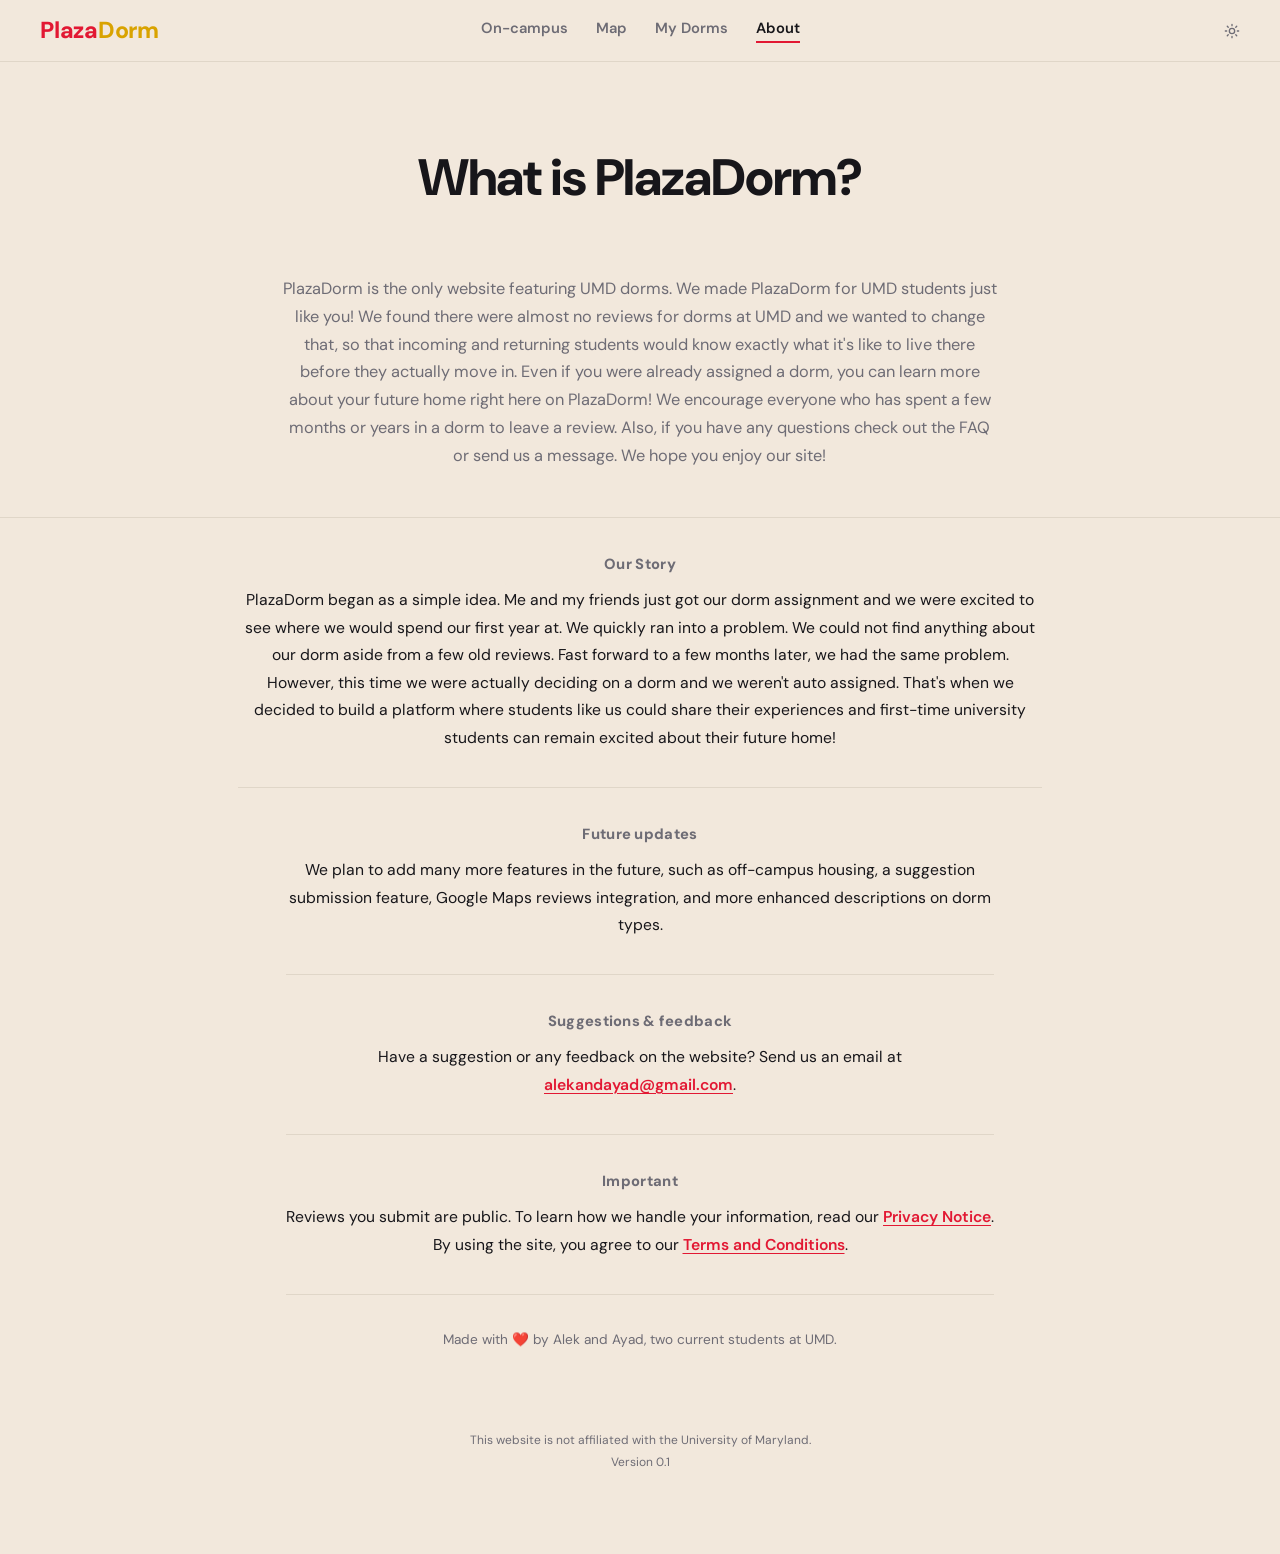
<file: about.html>
<!DOCTYPE html>
<html lang="en">
<head>
<meta charset="UTF-8">
<meta name="viewport" content="width=device-width, initial-scale=1.0">
<title>About PlazaDorm</title>
<link rel="icon" type="image/svg+xml" href="favicon.svg">
<script src="assets/js/theme.js"></script>
<link rel="stylesheet" href="assets/css/chrome.css">
<link rel="stylesheet" href="assets/css/styles.css">
<style>
  /* Matches the index hero: same padding, type scale, and hairline border. */
  .about-hero {
    padding: 88px 48px 48px;
    border-bottom: 1px solid var(--line);
    text-align: center;
  }

  .about-hero h1 {
    font-weight: 800;
    font-size: clamp(2.2rem, 4vw, 3.4rem);
    line-height: 1.08;
    letter-spacing: -0.02em;
    margin: 0 auto 70px;
    max-width: 18em;
  }

  .about-hero h1 .dot { color: var(--red); }

  .about-hero p {
    color: var(--dim);
    font-size: 1.02rem;
    line-height: 1.7;
    margin: 0 auto;
    max-width: 44em;
  }

  .about-body {
    padding: 0 48px 64px;
    max-width: 900px;
    margin: 0 auto;
    text-align: center;
  }

  .about-block {
    padding: 36px 0;
    border-bottom: 1px solid var(--line);
  }

  .about-label {
    display: block;
    font-size: 0.92rem;
    font-weight: 800;
    letter-spacing: 0.02em;
    color: var(--dim);
    margin-bottom: 12px;
  }

  .about-block p {
    color: var(--ink);
    font-size: 0.98rem;
    line-height: 1.75;
    margin: 0 auto;
    max-width: 60em;
  }

  .about-block p + p { margin-top: 12px; }

  .about-block a {
    color: var(--red);
    font-weight: 600;
    text-decoration-thickness: 1px;
    text-underline-offset: 3px;
  }

  .about-footer {
    text-align: center;
    color: var(--dim);
    font-size: 0.85rem;
    padding: 36px 24px 0;
  }

  /* Version tag: centered under the site disclaimer. */
  .site-disclaimer { padding-bottom: 6px; }
  .about-version {
    display: block;
    text-align: center;
    color: var(--dim);
    font-size: 0.75rem;
    padding-bottom: 20px;
  }

  @media (max-width: 768px) {
    .about-hero { padding: 56px 20px 36px; }
    .about-body { padding: 0 20px 48px; }
    .about-block { padding: 28px 0; }
  }
</style>
</head>
<body>

<nav>
  <div class="nav-inner">
    <div class="logo" onclick="location.href='index.html'">Plaza<span>Dorm</span></div>
    <div class="nav-links" id="navLinks">
      <button onclick="location.href='index.html'" data-section="home">On-campus</button>
      <button onclick="location.href='index.html#map'" data-section="map">Map</button>
      <button onclick="location.href='my-dorms.html'">My Dorms</button>
      <button class="active" onclick="location.href='about.html'">About</button>
      <button class="nav-theme-toggle" onclick="toggleTheme()" aria-label="Toggle theme">
        <svg class="icon-sun" width="18" height="18" viewBox="0 0 24 24" fill="none" stroke="currentColor" stroke-width="2" stroke-linecap="round"><circle cx="12" cy="12" r="4"/><path d="M12 2v2M12 20v2M4.93 4.93l1.41 1.41M17.66 17.66l1.41 1.41M2 12h2M20 12h2M4.93 19.07l1.41-1.41M17.66 6.34l1.41-1.41"/></svg>
        <svg class="icon-moon" width="18" height="18" viewBox="0 0 24 24" fill="none" stroke="currentColor" stroke-width="2" stroke-linecap="round" stroke-linejoin="round"><path d="M21 12.79A9 9 0 1 1 11.21 3 7 7 0 0 0 21 12.79z"/></svg>
        <span class="label-light">Light mode</span>
        <span class="label-dark">Dark mode</span>
      </button>
    </div>
    <div class="nav-right">
      <button class="theme-toggle" onclick="toggleTheme()" aria-label="Toggle light mode">
        <svg class="icon-sun" width="16" height="16" viewBox="0 0 24 24" fill="none" stroke="currentColor" stroke-width="2" stroke-linecap="round"><circle cx="12" cy="12" r="4"/><path d="M12 2v2M12 20v2M4.93 4.93l1.41 1.41M17.66 17.66l1.41 1.41M2 12h2M20 12h2M4.93 19.07l1.41-1.41M17.66 6.34l1.41-1.41"/></svg>
        <svg class="icon-moon" width="16" height="16" viewBox="0 0 24 24" fill="none" stroke="currentColor" stroke-width="2" stroke-linecap="round" stroke-linejoin="round"><path d="M21 12.79A9 9 0 1 1 11.21 3 7 7 0 0 0 21 12.79z"/></svg>
      </button>
      <button class="nav-toggle" id="navToggle" aria-label="Toggle menu" onclick="document.body.classList.toggle('nav-open', document.getElementById('navLinks').classList.toggle('open'));this.classList.toggle('open')">
        <span></span><span></span><span></span>
      </button>
    </div>
  </div>
</nav>

<div class="about-hero">
  <h1>What is PlazaDorm?</h1>
  <p>PlazaDorm is the only website featuring UMD dorms. We made PlazaDorm for UMD students just like you! We found there were almost no reviews for dorms at UMD
    and we wanted to change that, so that incoming and returning students would know exactly what it's like to
    live there before they actually move in. Even if you were already assigned a dorm, you can learn more about your
  future home right here on PlazaDorm! We encourage everyone who has spent a few months or years in a dorm to leave a review.
Also, if you have any questions check out the FAQ or send us a message. We hope you enjoy our site!</p>
</div>

<div class="about-body">
  <div class="about-block">
    <span class="about-label">Our Story</span>
    <p>PlazaDorm began as a simple idea. Me and my friends just got our dorm assignment and we were excited to see
      where we would spend our first year at. We quickly ran into a problem. We could not find anything about our dorm 
      aside from a few old reviews. Fast forward to a few months later, we had the same problem. However, this time we were
      actually deciding on a dorm and we weren't auto assigned. That's when we decided to build a platform where students like us could share 
      their experiences and first-time university students can remain excited about their future home! 
    </p>
  </div>

  <div class="about-body">
  <div class="about-block">
    <span class="about-label">Future updates</span>
    <p>We plan to add many more features in the future, such as off-campus housing, a suggestion submission
      feature, Google Maps reviews integration, and more enhanced descriptions on dorm types.</p>
  </div>

  <div class="about-block">
    <span class="about-label">Suggestions &amp; feedback</span>
    <p>Have a suggestion or any feedback on the website? Send us an email at
      <a href="mailto:alekandayad@gmail.com">alekandayad@gmail.com</a>.</p>
  </div>

  <div class="about-block">
    <span class="about-label">Important</span>
    <p>Reviews you submit are public. To learn how we handle your information, read our
      <a href="privacy.html">Privacy Notice</a>. By using the site, you agree to our
      <a href="terms.html">Terms and Conditions</a>.</p>
  </div>

  <footer class="about-footer">
    Made with ❤️ by Alek and Ayad, two current students at UMD.
  </footer>
</div>

<p class="site-disclaimer">This website is not affiliated with the University of Maryland.</p>
<span class="about-version">Version 0.1</span>

</body>
</html>
</file>
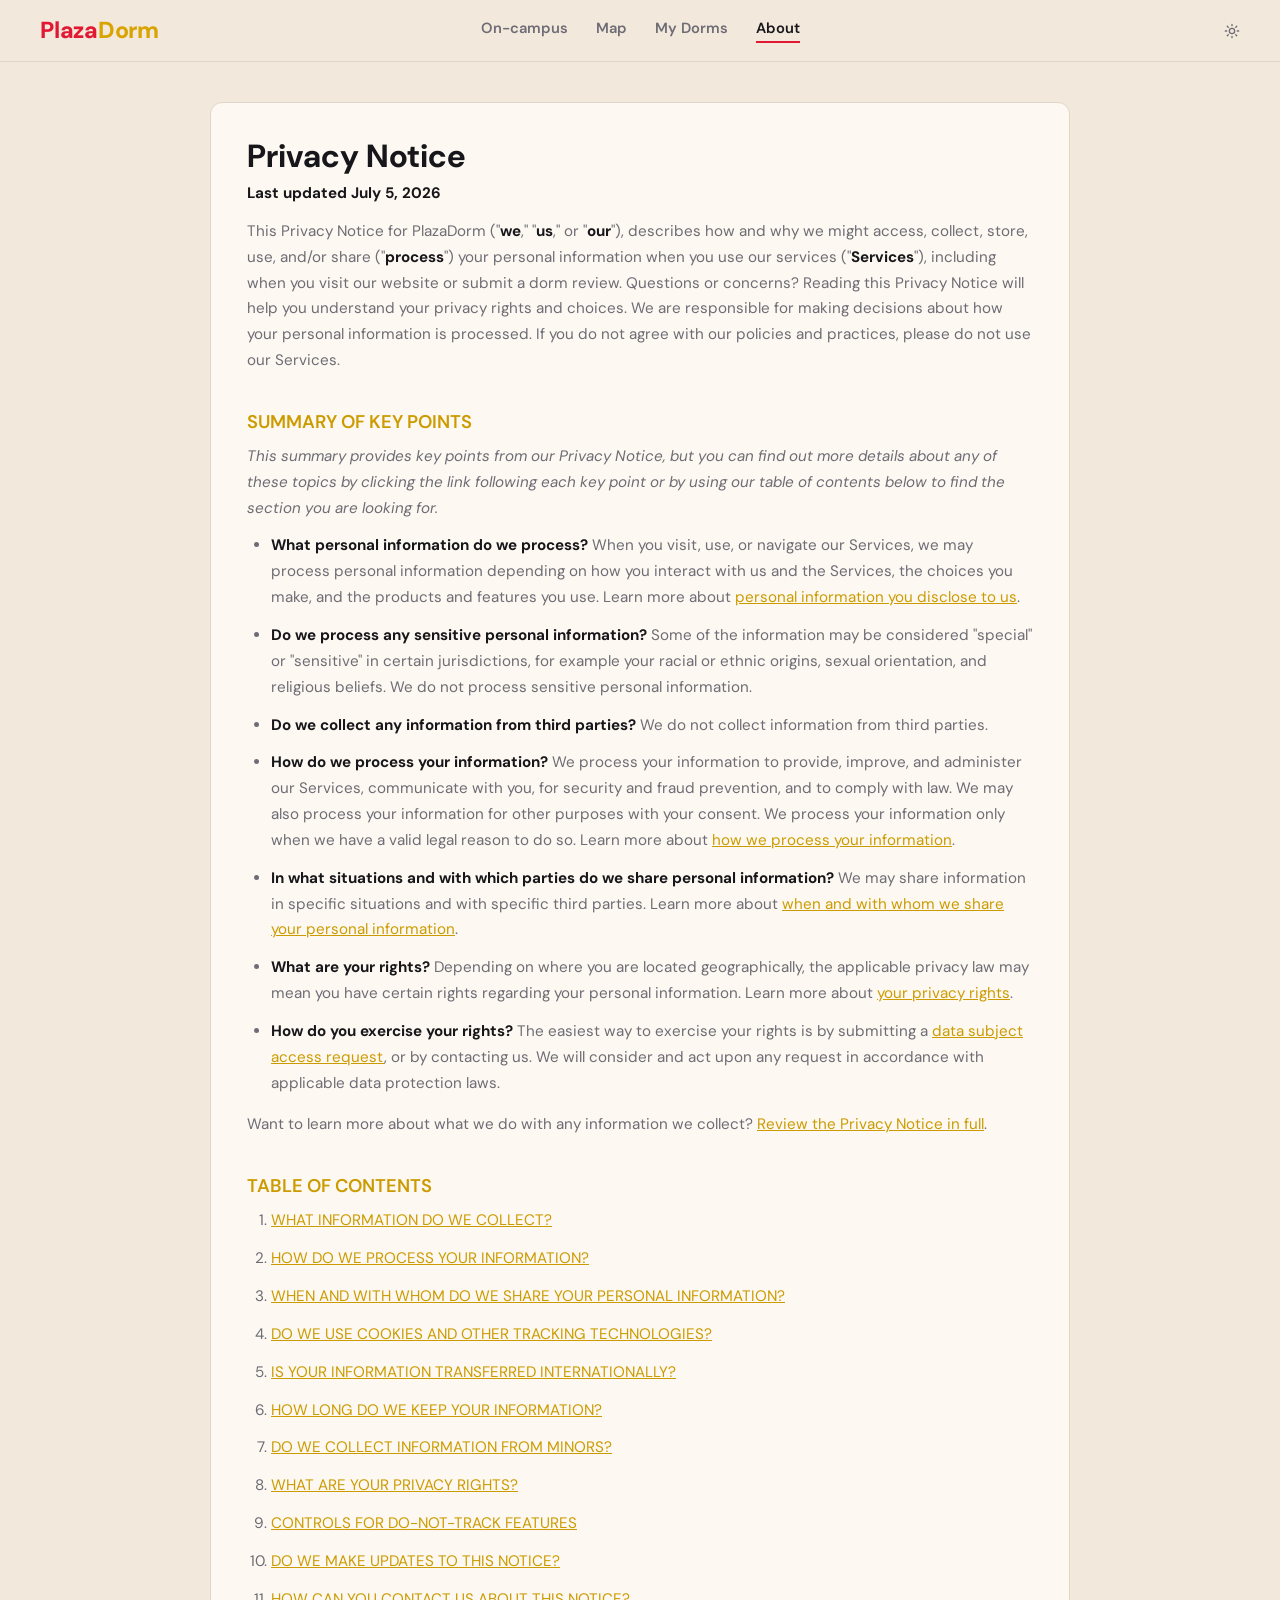
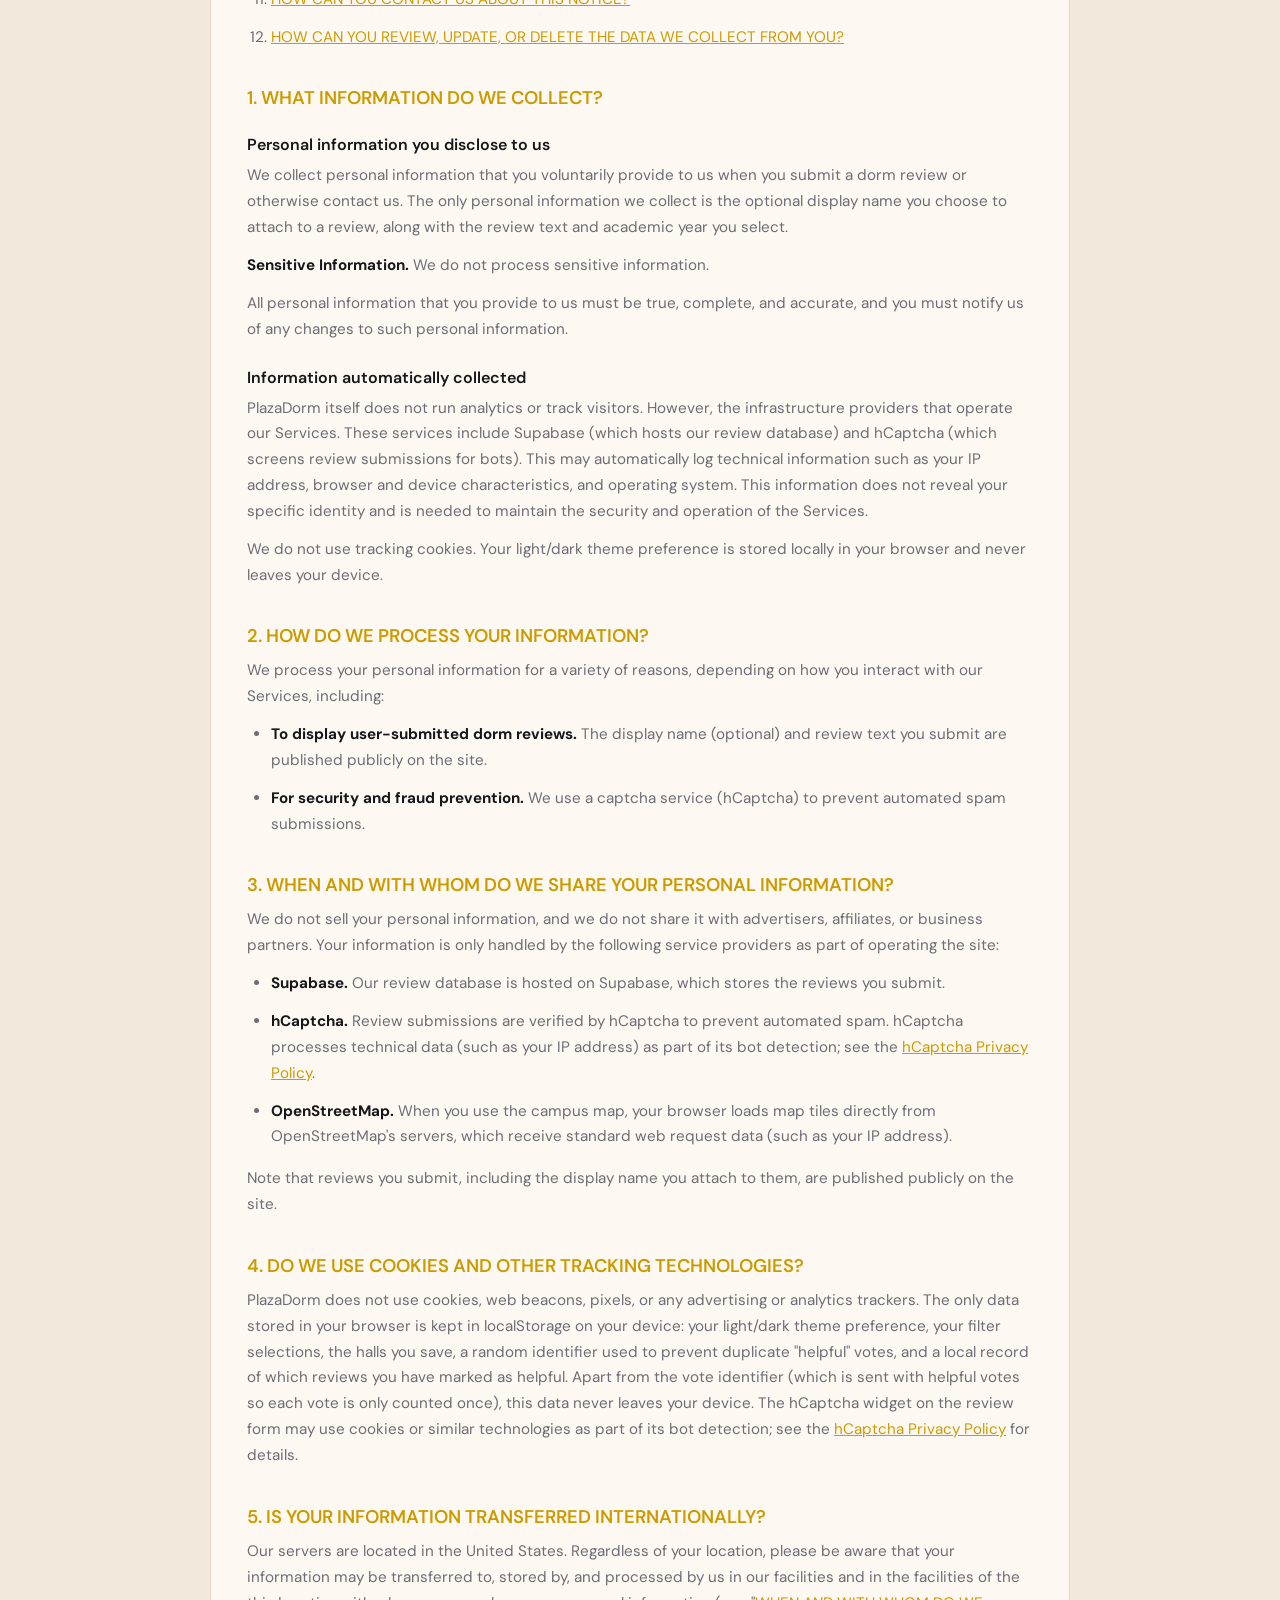
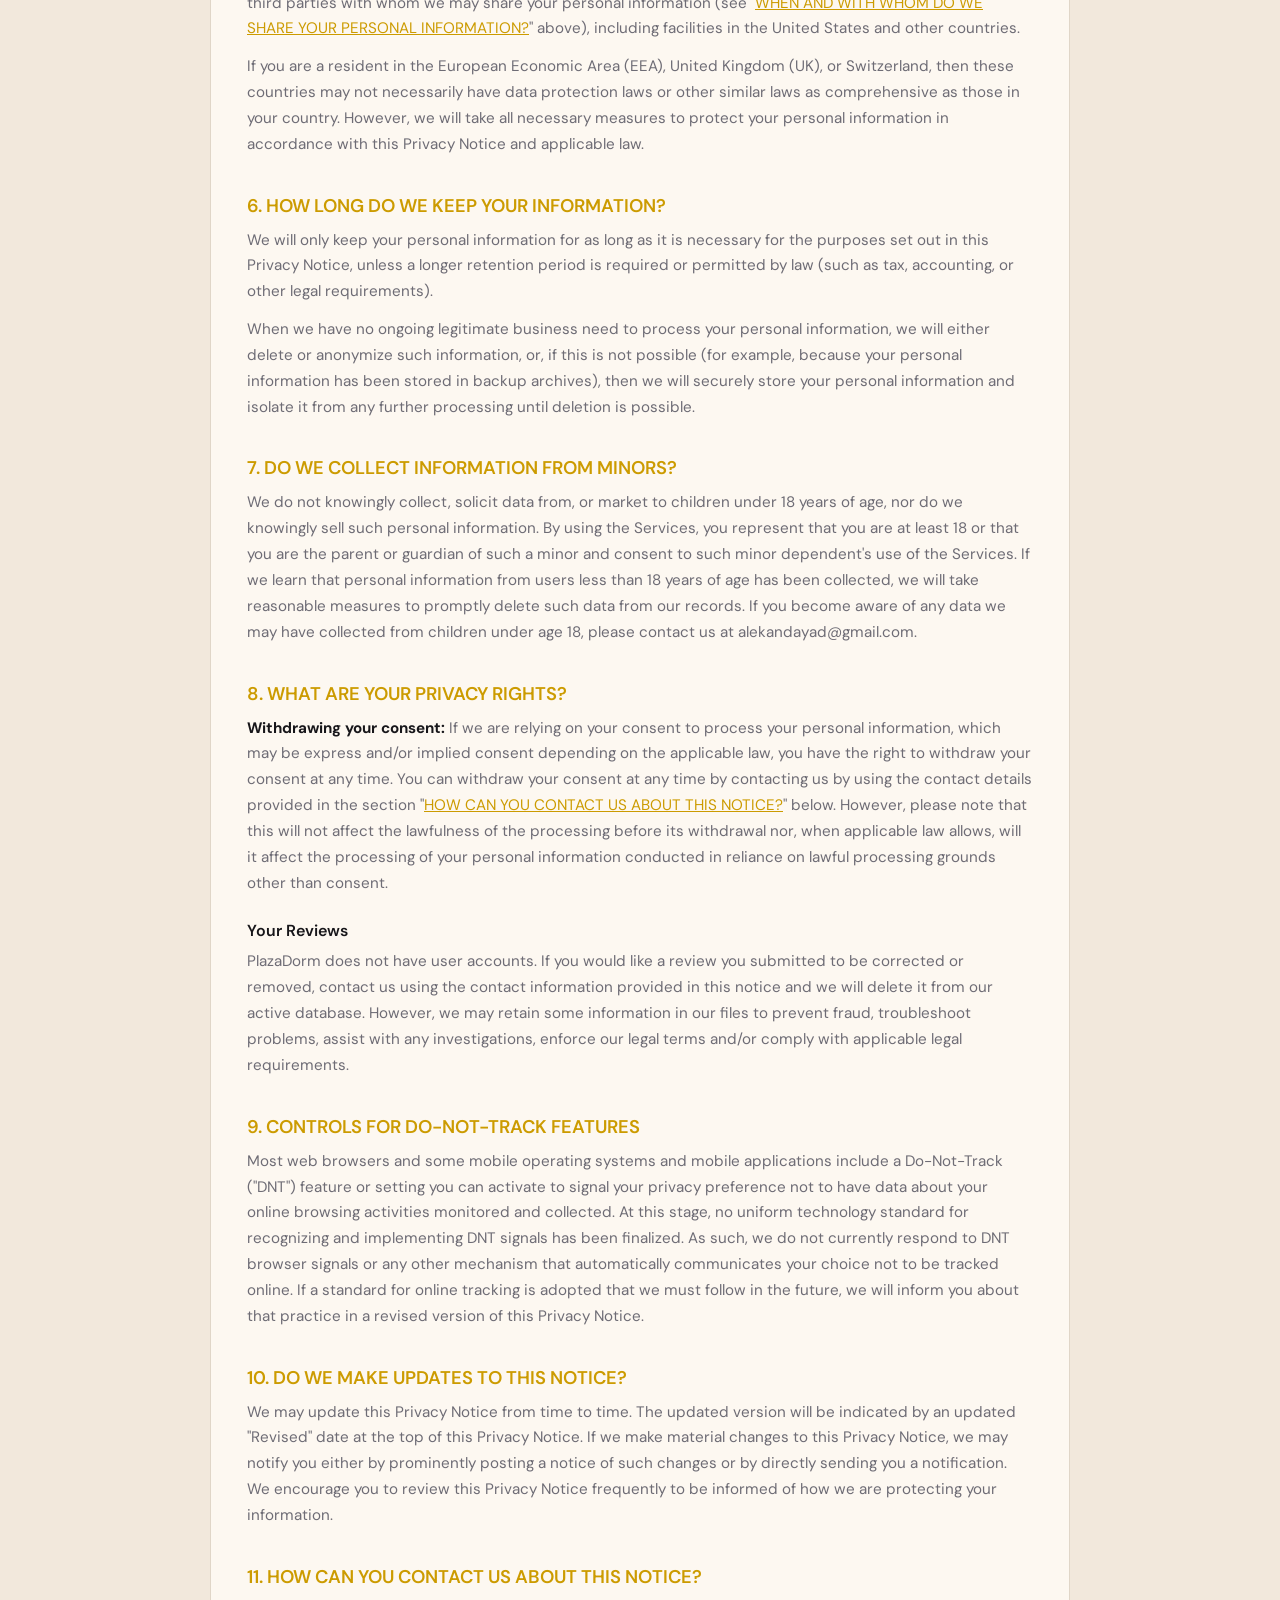
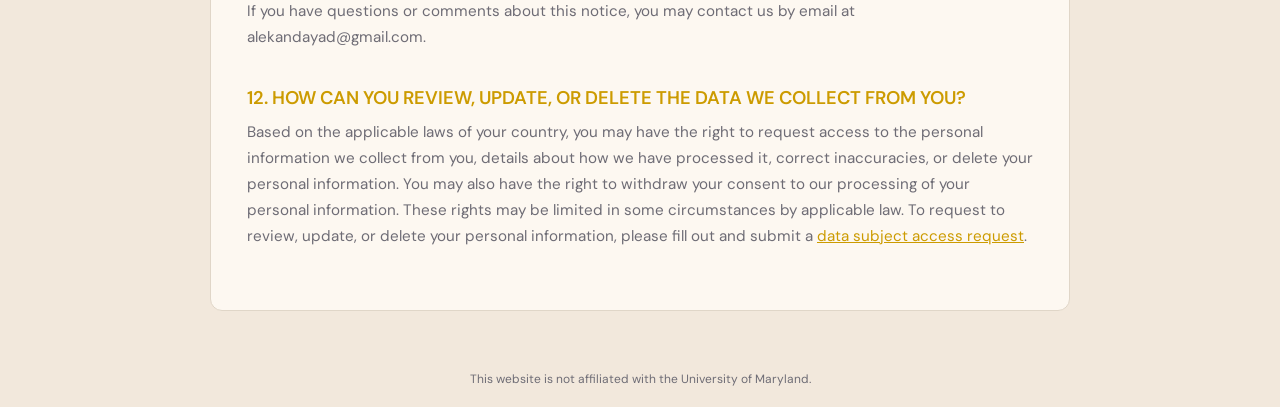
<file: privacy.html>
<!DOCTYPE html>
<html lang="en">
<head>
<meta charset="UTF-8">
<meta name="viewport" content="width=device-width, initial-scale=1.0">
<title>Privacy Notice – PlazaDorm</title>
<link rel="icon" type="image/svg+xml" href="favicon.svg">
<script src="assets/js/theme.js"></script>
<link rel="stylesheet" href="assets/css/chrome.css">
<link rel="stylesheet" href="assets/css/styles.css">
<style>
  .legal-container {
    max-width: 860px;
    margin: 40px auto 60px;
    padding: 32px 36px 48px;
    background: var(--field);
    border: 1px solid var(--line);
    border-radius: 12px;
    box-shadow: none;
  }

  @media(max-width: 768px) {
    .legal-container {
      margin: 16px;
      padding: 20px 18px 32px;
    }
  }

  .legal-container h1 {
    font-family: var(--font);
    font-size: 2rem;
    color: var(--text);
    margin-bottom: 4px;
  }

  .legal-container h2 {
    font-family: var(--font);
    font-size: 1.15rem;
    font-weight: 600;
    color: var(--gold);
    margin: 36px 0 10px;
    scroll-margin-top: 80px;
  }

  .legal-container h3 {
    font-family: var(--font);
    font-size: 1rem;
    font-weight: 600;
    color: var(--text);
    margin: 24px 0 8px;
    scroll-margin-top: 80px;
  }

  .legal-container p, .legal-container li {
    color: var(--text-dim);
    line-height: 1.7;
    font-size: .95rem;
    margin-bottom: 12px;
  }

  .legal-container ul, .legal-container ol {
    padding-left: 24px;
    margin-bottom: 16px;
  }

  .legal-container a {
    color: var(--gold);
  }

  .legal-container strong {
    color: var(--text);
  }

  .legal-updated {
    color: var(--text-dim);
    font-size: .85rem;
    margin-bottom: 28px;
  }
</style>
</head>
<body>

<nav>
  <div class="nav-inner">
    <div class="logo" onclick="location.href='index.html'">Plaza<span style="color:var(--logo-gold)">Dorm</span></div>
    <div class="nav-links" id="navLinks">
      <button onclick="location.href='index.html'" data-section="home">On-campus</button>
      <button onclick="location.href='index.html#map'" data-section="map">Map</button>
      <button onclick="location.href='my-dorms.html'">My Dorms</button>
      <button class="active" onclick="location.href='about.html'">About</button>
      <button class="nav-theme-toggle" onclick="toggleTheme()" aria-label="Toggle theme">
        <svg class="icon-sun" width="18" height="18" viewBox="0 0 24 24" fill="none" stroke="currentColor" stroke-width="2" stroke-linecap="round"><circle cx="12" cy="12" r="4"/><path d="M12 2v2M12 20v2M4.93 4.93l1.41 1.41M17.66 17.66l1.41 1.41M2 12h2M20 12h2M4.93 19.07l1.41-1.41M17.66 6.34l1.41-1.41"/></svg>
        <svg class="icon-moon" width="18" height="18" viewBox="0 0 24 24" fill="none" stroke="currentColor" stroke-width="2" stroke-linecap="round" stroke-linejoin="round"><path d="M21 12.79A9 9 0 1 1 11.21 3 7 7 0 0 0 21 12.79z"/></svg>
        <span class="label-light">Light mode</span>
        <span class="label-dark">Dark mode</span>
      </button>
    </div>
    <div class="nav-right">
      <button class="theme-toggle" onclick="toggleTheme()" aria-label="Toggle light mode">
        <svg class="icon-sun" width="16" height="16" viewBox="0 0 24 24" fill="none" stroke="currentColor" stroke-width="2" stroke-linecap="round"><circle cx="12" cy="12" r="4"/><path d="M12 2v2M12 20v2M4.93 4.93l1.41 1.41M17.66 17.66l1.41 1.41M2 12h2M20 12h2M4.93 19.07l1.41-1.41M17.66 6.34l1.41-1.41"/></svg>
        <svg class="icon-moon" width="16" height="16" viewBox="0 0 24 24" fill="none" stroke="currentColor" stroke-width="2" stroke-linecap="round" stroke-linejoin="round"><path d="M21 12.79A9 9 0 1 1 11.21 3 7 7 0 0 0 21 12.79z"/></svg>
      </button>
      <button class="nav-toggle" id="navToggle" aria-label="Toggle menu" onclick="document.body.classList.toggle('nav-open', document.getElementById('navLinks').classList.toggle('open'));this.classList.toggle('open')">
        <span></span><span></span><span></span>
      </button>
    </div>
  </div>
</nav>

<div class="legal-container">
  <h1>Privacy Notice</h1>
  <p class="legal-updated"><strong>Last updated July 5, 2026</strong></p>

  <p>This Privacy Notice for PlazaDorm ("<strong>we</strong>," "<strong>us</strong>," or "<strong>our</strong>"), describes how and why we might access, collect, store, use, and/or share ("<strong>process</strong>") your personal information when you use our services ("<strong>Services</strong>"), including when you visit our website or submit a dorm review. Questions or concerns? Reading this Privacy Notice will help you understand your privacy rights and choices. We are responsible for making decisions about how your personal information is processed. If you do not agree with our policies and practices, please do not use our Services.</p>

  <h2 id="summary">SUMMARY OF KEY POINTS</h2>
  <p><em>This summary provides key points from our Privacy Notice, but you can find out more details about any of these topics by clicking the link following each key point or by using our table of contents below to find the section you are looking for.</em></p>
  <ul>
    <li><strong>What personal information do we process?</strong> When you visit, use, or navigate our Services, we may process personal information depending on how you interact with us and the Services, the choices you make, and the products and features you use. Learn more about <a href="#personalinfo">personal information you disclose to us</a>.</li>
    <li><strong>Do we process any sensitive personal information?</strong> Some of the information may be considered "special" or "sensitive" in certain jurisdictions, for example your racial or ethnic origins, sexual orientation, and religious beliefs. We do not process sensitive personal information.</li>
    <li><strong>Do we collect any information from third parties?</strong> We do not collect information from third parties.</li>
    <li><strong>How do we process your information?</strong> We process your information to provide, improve, and administer our Services, communicate with you, for security and fraud prevention, and to comply with law. We may also process your information for other purposes with your consent. We process your information only when we have a valid legal reason to do so. Learn more about <a href="#infouse">how we process your information</a>.</li>
    <li><strong>In what situations and with which parties do we share personal information?</strong> We may share information in specific situations and with specific third parties. Learn more about <a href="#whoshare">when and with whom we share your personal information</a>.</li>
    <li><strong>What are your rights?</strong> Depending on where you are located geographically, the applicable privacy law may mean you have certain rights regarding your personal information. Learn more about <a href="#privacyrights">your privacy rights</a>.</li>
    <li><strong>How do you exercise your rights?</strong> The easiest way to exercise your rights is by submitting a <a href="https://app.termly.io/dsar/3bde0f74-0653-4f06-81a3-a4dcd4f9b182" target="_blank" rel="noopener">data subject access request</a>, or by contacting us. We will consider and act upon any request in accordance with applicable data protection laws.</li>
  </ul>
  <p>Want to learn more about what we do with any information we collect? <a href="#toc">Review the Privacy Notice in full</a>.</p>

  <h2 id="toc">TABLE OF CONTENTS</h2>
  <ol>
    <li><a href="#infocollect">WHAT INFORMATION DO WE COLLECT?</a></li>
    <li><a href="#infouse">HOW DO WE PROCESS YOUR INFORMATION?</a></li>
    <li><a href="#whoshare">WHEN AND WITH WHOM DO WE SHARE YOUR PERSONAL INFORMATION?</a></li>
    <li><a href="#cookies">DO WE USE COOKIES AND OTHER TRACKING TECHNOLOGIES?</a></li>
    <li><a href="#intltransfers">IS YOUR INFORMATION TRANSFERRED INTERNATIONALLY?</a></li>
    <li><a href="#inforetain">HOW LONG DO WE KEEP YOUR INFORMATION?</a></li>
    <li><a href="#infominors">DO WE COLLECT INFORMATION FROM MINORS?</a></li>
    <li><a href="#privacyrights">WHAT ARE YOUR PRIVACY RIGHTS?</a></li>
    <li><a href="#DNT">CONTROLS FOR DO-NOT-TRACK FEATURES</a></li>
    <li><a href="#policyupdates">DO WE MAKE UPDATES TO THIS NOTICE?</a></li>
    <li><a href="#contact">HOW CAN YOU CONTACT US ABOUT THIS NOTICE?</a></li>
    <li><a href="#request">HOW CAN YOU REVIEW, UPDATE, OR DELETE THE DATA WE COLLECT FROM YOU?</a></li>
  </ol>

  <h2 id="infocollect">1. WHAT INFORMATION DO WE COLLECT?</h2>
  <h3 id="personalinfo">Personal information you disclose to us</h3>
  <p>We collect personal information that you voluntarily provide to us when you submit a dorm review or otherwise contact us. The only personal information we collect is the optional display name you choose to attach to a review, along with the review text and academic year you select.</p>
  <p><strong>Sensitive Information.</strong> We do not process sensitive information.</p>
  <p>All personal information that you provide to us must be true, complete, and accurate, and you must notify us of any changes to such personal information.</p>
  <h3>Information automatically collected</h3>
  <p>PlazaDorm itself does not run analytics or track visitors. However, the infrastructure providers that operate our Services. These services include Supabase (which hosts our review database) and hCaptcha (which screens review submissions for bots). This may automatically log technical information such as your IP address, browser and device characteristics, and operating system. This information does not reveal your specific identity and is needed to maintain the security and operation of the Services.</p>
  <p>We do not use tracking cookies. Your light/dark theme preference is stored locally in your browser and never leaves your device.</p>

  <h2 id="infouse">2. HOW DO WE PROCESS YOUR INFORMATION?</h2>
  <p>We process your personal information for a variety of reasons, depending on how you interact with our Services, including:</p>
  <ul>
    <li><strong>To display user-submitted dorm reviews.</strong> The display name (optional) and review text you submit are published publicly on the site.</li>
    <li><strong>For security and fraud prevention.</strong> We use a captcha service (hCaptcha) to prevent automated spam submissions.</li>
  </ul>

  <h2 id="whoshare">3. WHEN AND WITH WHOM DO WE SHARE YOUR PERSONAL INFORMATION?</h2>
  <p>We do not sell your personal information, and we do not share it with advertisers, affiliates, or business partners. Your information is only handled by the following service providers as part of operating the site:</p>
  <ul>
    <li><strong>Supabase.</strong> Our review database is hosted on Supabase, which stores the reviews you submit.</li>
    <li><strong>hCaptcha.</strong> Review submissions are verified by hCaptcha to prevent automated spam. hCaptcha processes technical data (such as your IP address) as part of its bot detection; see the <a href="https://www.hcaptcha.com/privacy" target="_blank" rel="noopener">hCaptcha Privacy Policy</a>.</li>
    <li><strong>OpenStreetMap.</strong> When you use the campus map, your browser loads map tiles directly from OpenStreetMap's servers, which receive standard web request data (such as your IP address).</li>
  </ul>
  <p>Note that reviews you submit, including the display name you attach to them, are published publicly on the site.</p>

  <h2 id="cookies">4. DO WE USE COOKIES AND OTHER TRACKING TECHNOLOGIES?</h2>
  <p>PlazaDorm does not use cookies, web beacons, pixels, or any advertising or analytics trackers. The only data stored in your browser is kept in localStorage on your device: your light/dark theme preference, your filter selections, the halls you save, a random identifier used to prevent duplicate "helpful" votes, and a local record of which reviews you have marked as helpful. Apart from the vote identifier (which is sent with helpful votes so each vote is only counted once), this data never leaves your device. The hCaptcha widget on the review form may use cookies or similar technologies as part of its bot detection; see the <a href="https://www.hcaptcha.com/privacy" target="_blank" rel="noopener">hCaptcha Privacy Policy</a> for details.</p>

  <h2 id="intltransfers">5. IS YOUR INFORMATION TRANSFERRED INTERNATIONALLY?</h2>
  <p>Our servers are located in the United States. Regardless of your location, please be aware that your information may be transferred to, stored by, and processed by us in our facilities and in the facilities of the third parties with whom we may share your personal information (see "<a href="#whoshare">WHEN AND WITH WHOM DO WE SHARE YOUR PERSONAL INFORMATION?</a>" above), including facilities in the United States and other countries.</p>
  <p>If you are a resident in the European Economic Area (EEA), United Kingdom (UK), or Switzerland, then these countries may not necessarily have data protection laws or other similar laws as comprehensive as those in your country. However, we will take all necessary measures to protect your personal information in accordance with this Privacy Notice and applicable law.</p>

  <h2 id="inforetain">6. HOW LONG DO WE KEEP YOUR INFORMATION?</h2>
  <p>We will only keep your personal information for as long as it is necessary for the purposes set out in this Privacy Notice, unless a longer retention period is required or permitted by law (such as tax, accounting, or other legal requirements).</p>
  <p>When we have no ongoing legitimate business need to process your personal information, we will either delete or anonymize such information, or, if this is not possible (for example, because your personal information has been stored in backup archives), then we will securely store your personal information and isolate it from any further processing until deletion is possible.</p>

  <h2 id="infominors">7. DO WE COLLECT INFORMATION FROM MINORS?</h2>
  <p>We do not knowingly collect, solicit data from, or market to children under 18 years of age, nor do we knowingly sell such personal information. By using the Services, you represent that you are at least 18 or that you are the parent or guardian of such a minor and consent to such minor dependent's use of the Services. If we learn that personal information from users less than 18 years of age has been collected, we will take reasonable measures to promptly delete such data from our records. If you become aware of any data we may have collected from children under age 18, please contact us at alekandayad@gmail.com.</p>

  <h2 id="privacyrights">8. WHAT ARE YOUR PRIVACY RIGHTS?</h2>
  <p><strong>Withdrawing your consent:</strong> If we are relying on your consent to process your personal information, which may be express and/or implied consent depending on the applicable law, you have the right to withdraw your consent at any time. You can withdraw your consent at any time by contacting us by using the contact details provided in the section "<a href="#contact">HOW CAN YOU CONTACT US ABOUT THIS NOTICE?</a>" below. However, please note that this will not affect the lawfulness of the processing before its withdrawal nor, when applicable law allows, will it affect the processing of your personal information conducted in reliance on lawful processing grounds other than consent.</p>
  <h3>Your Reviews</h3>
  <p>PlazaDorm does not have user accounts. If you would like a review you submitted to be corrected or removed, contact us using the contact information provided in this notice and we will delete it from our active database. However, we may retain some information in our files to prevent fraud, troubleshoot problems, assist with any investigations, enforce our legal terms and/or comply with applicable legal requirements.</p>

  <h2 id="DNT">9. CONTROLS FOR DO-NOT-TRACK FEATURES</h2>
  <p>Most web browsers and some mobile operating systems and mobile applications include a Do-Not-Track ("DNT") feature or setting you can activate to signal your privacy preference not to have data about your online browsing activities monitored and collected. At this stage, no uniform technology standard for recognizing and implementing DNT signals has been finalized. As such, we do not currently respond to DNT browser signals or any other mechanism that automatically communicates your choice not to be tracked online. If a standard for online tracking is adopted that we must follow in the future, we will inform you about that practice in a revised version of this Privacy Notice.</p>

  <h2 id="policyupdates">10. DO WE MAKE UPDATES TO THIS NOTICE?</h2>
  <p>We may update this Privacy Notice from time to time. The updated version will be indicated by an updated "Revised" date at the top of this Privacy Notice. If we make material changes to this Privacy Notice, we may notify you either by prominently posting a notice of such changes or by directly sending you a notification. We encourage you to review this Privacy Notice frequently to be informed of how we are protecting your information.</p>

  <h2 id="contact">11. HOW CAN YOU CONTACT US ABOUT THIS NOTICE?</h2>
  <p>If you have questions or comments about this notice, you may contact us by email at alekandayad@gmail.com.</p>

  <h2 id="request">12. HOW CAN YOU REVIEW, UPDATE, OR DELETE THE DATA WE COLLECT FROM YOU?</h2>
  <p>Based on the applicable laws of your country, you may have the right to request access to the personal information we collect from you, details about how we have processed it, correct inaccuracies, or delete your personal information. You may also have the right to withdraw your consent to our processing of your personal information. These rights may be limited in some circumstances by applicable law. To request to review, update, or delete your personal information, please fill out and submit a <a href="https://app.termly.io/dsar/3bde0f74-0653-4f06-81a3-a4dcd4f9b182" target="_blank" rel="noopener">data subject access request</a>.</p>
</div>

<p style="text-align:center; font-size: 0.75rem; color: var(--text-dim); margin: 8px 0 20px;">This website is not affiliated with the University of Maryland.</p>

</body>
</html>
</file>
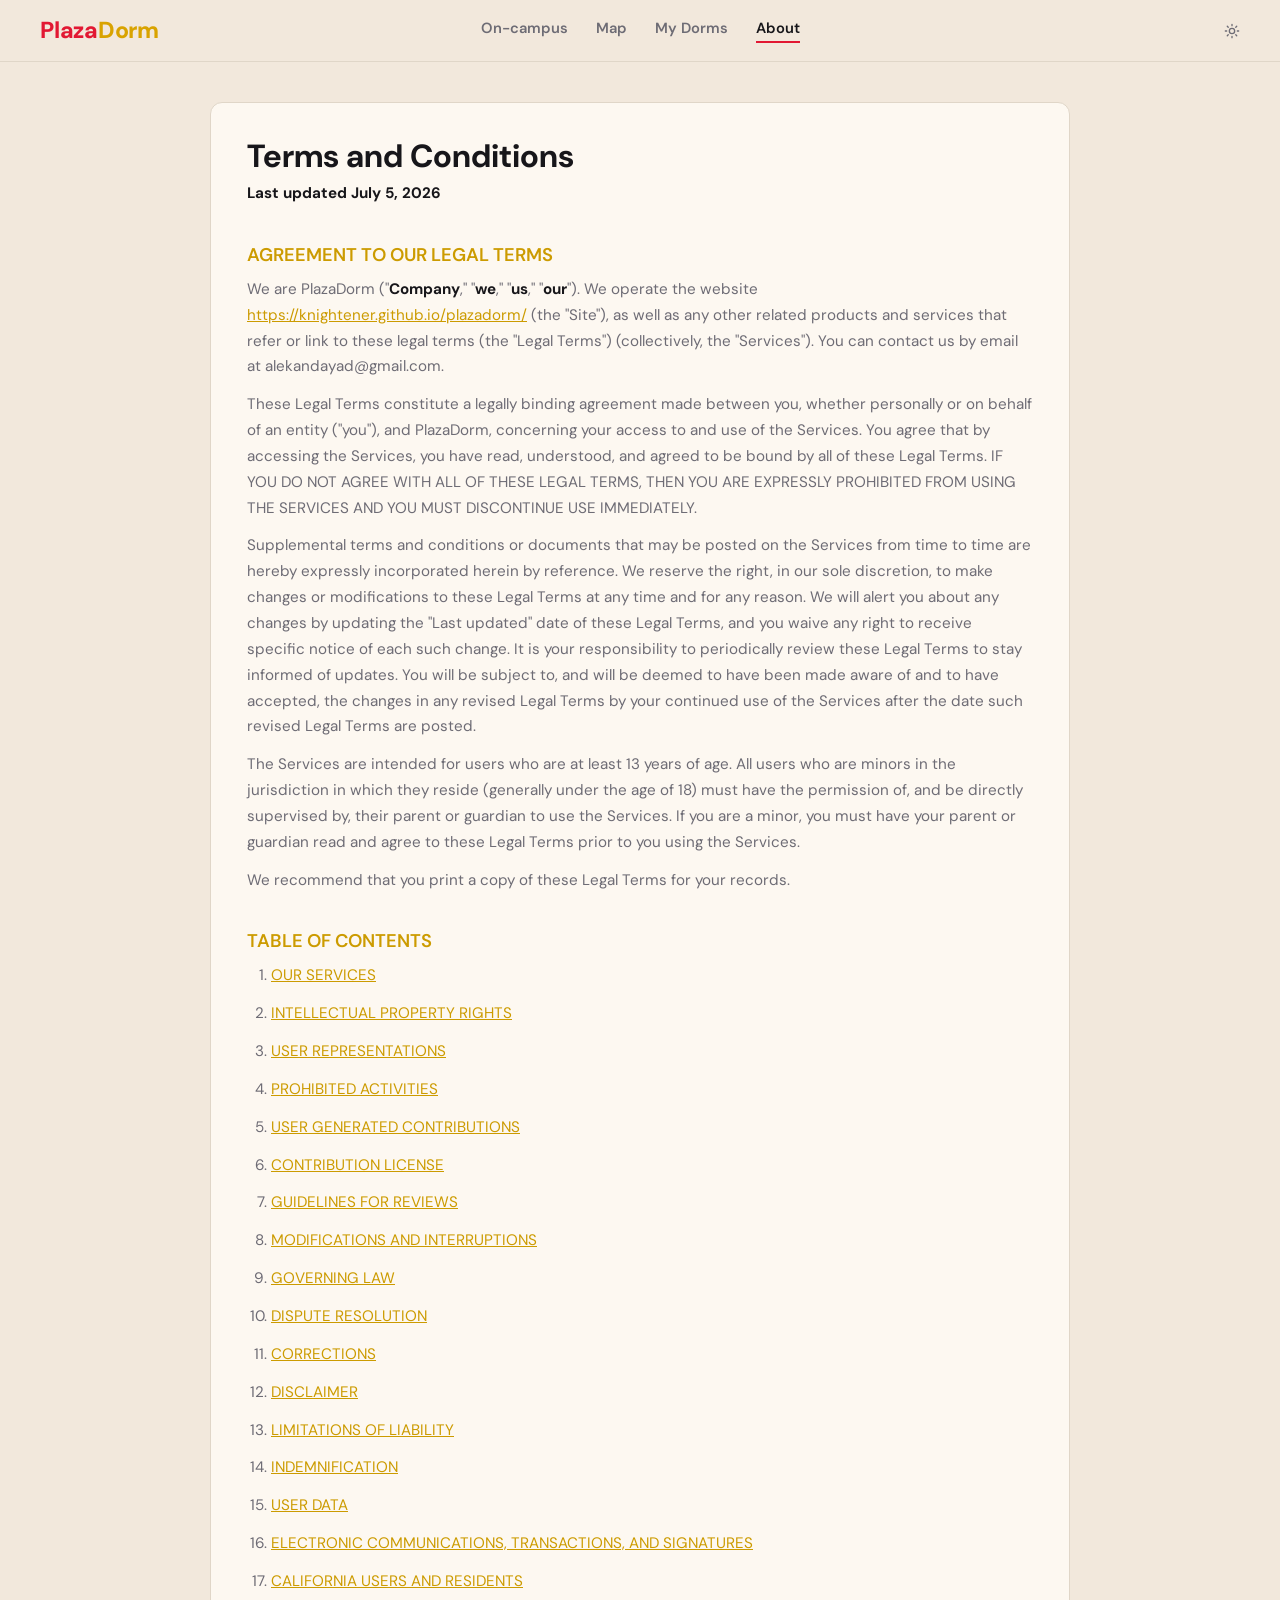
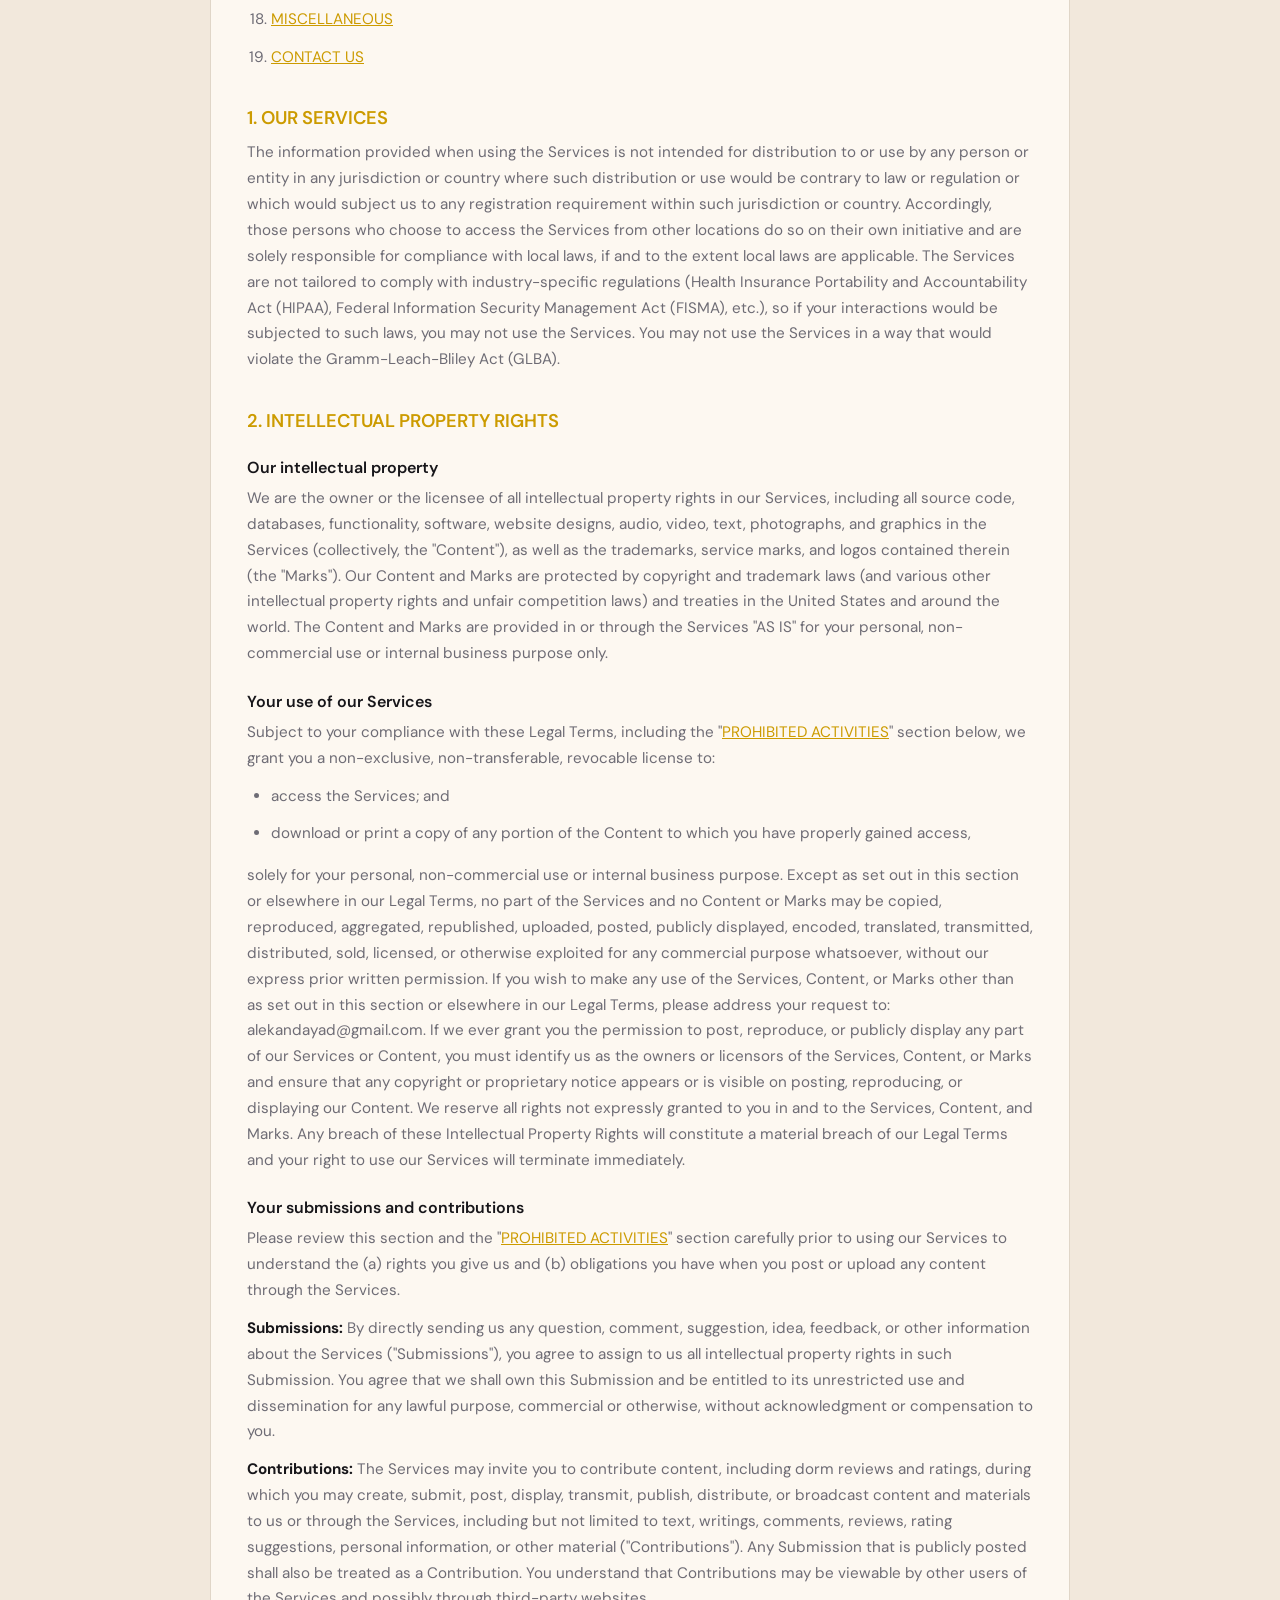
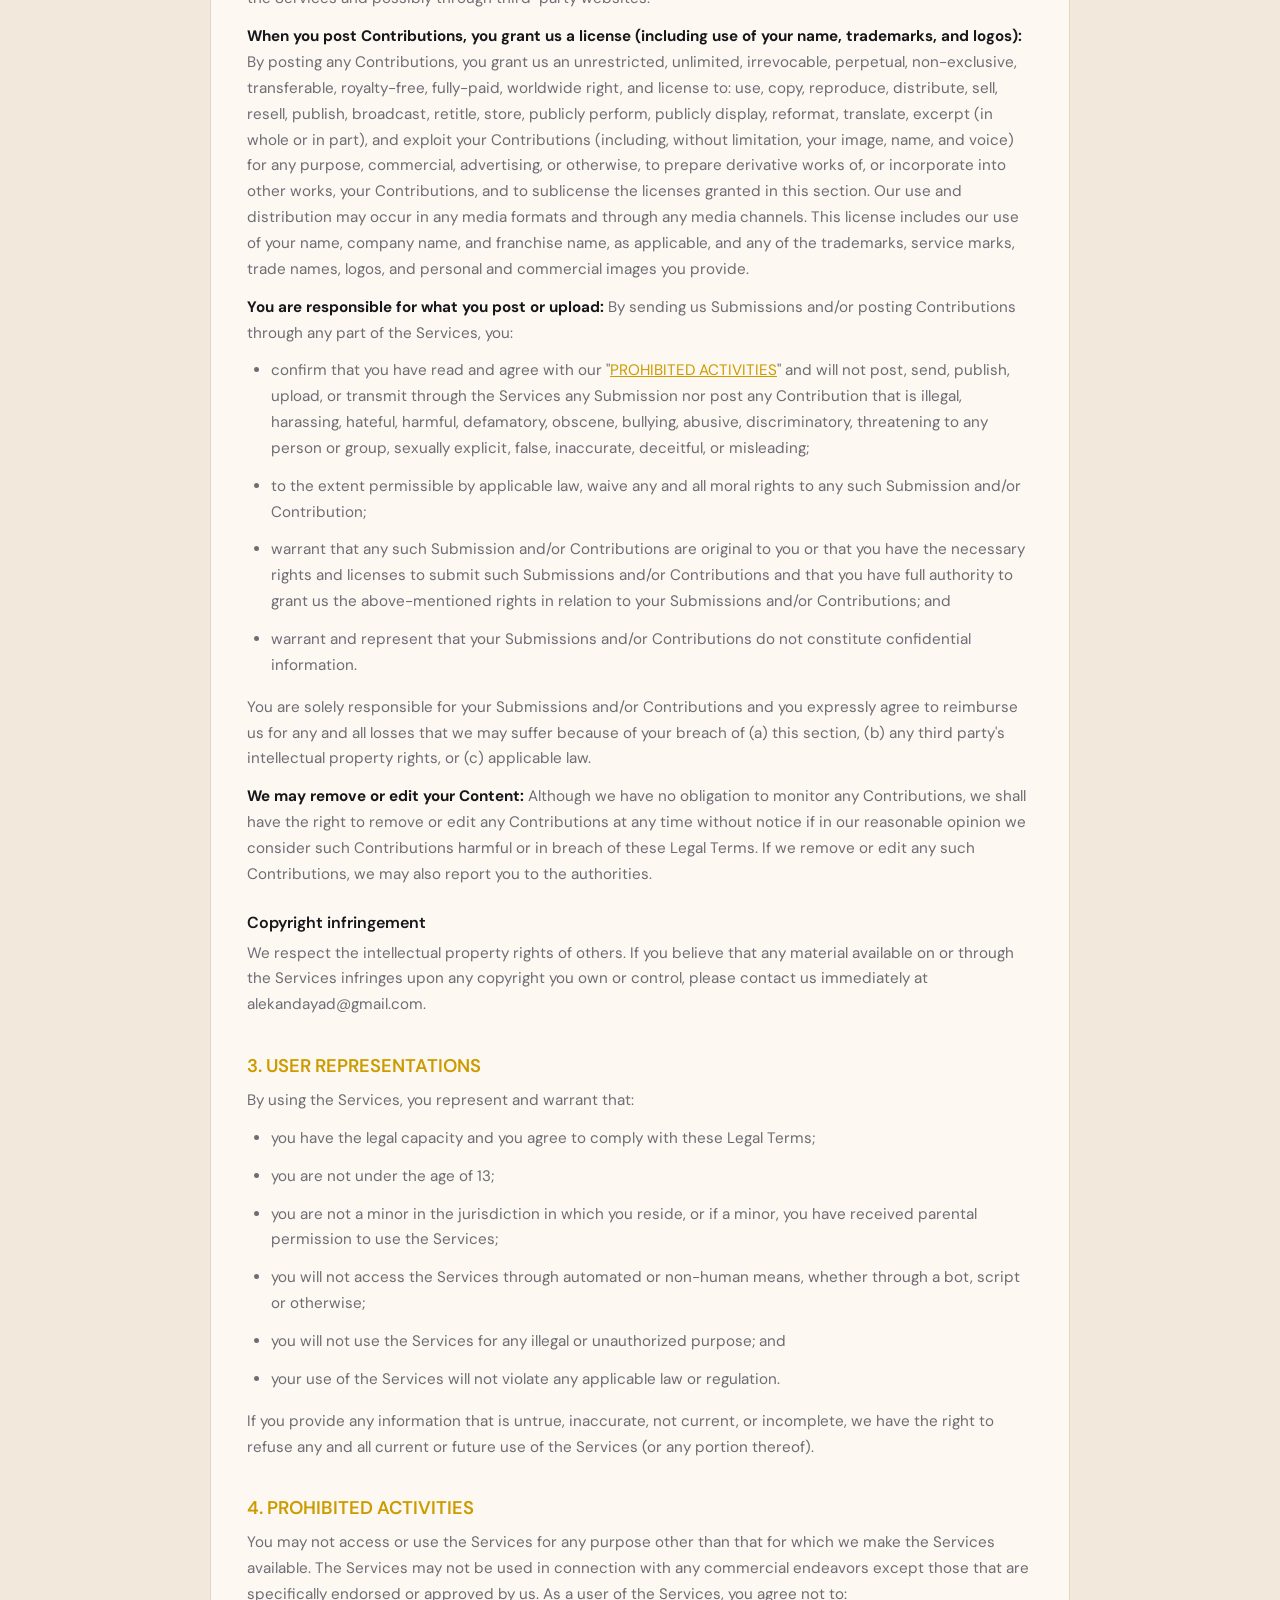
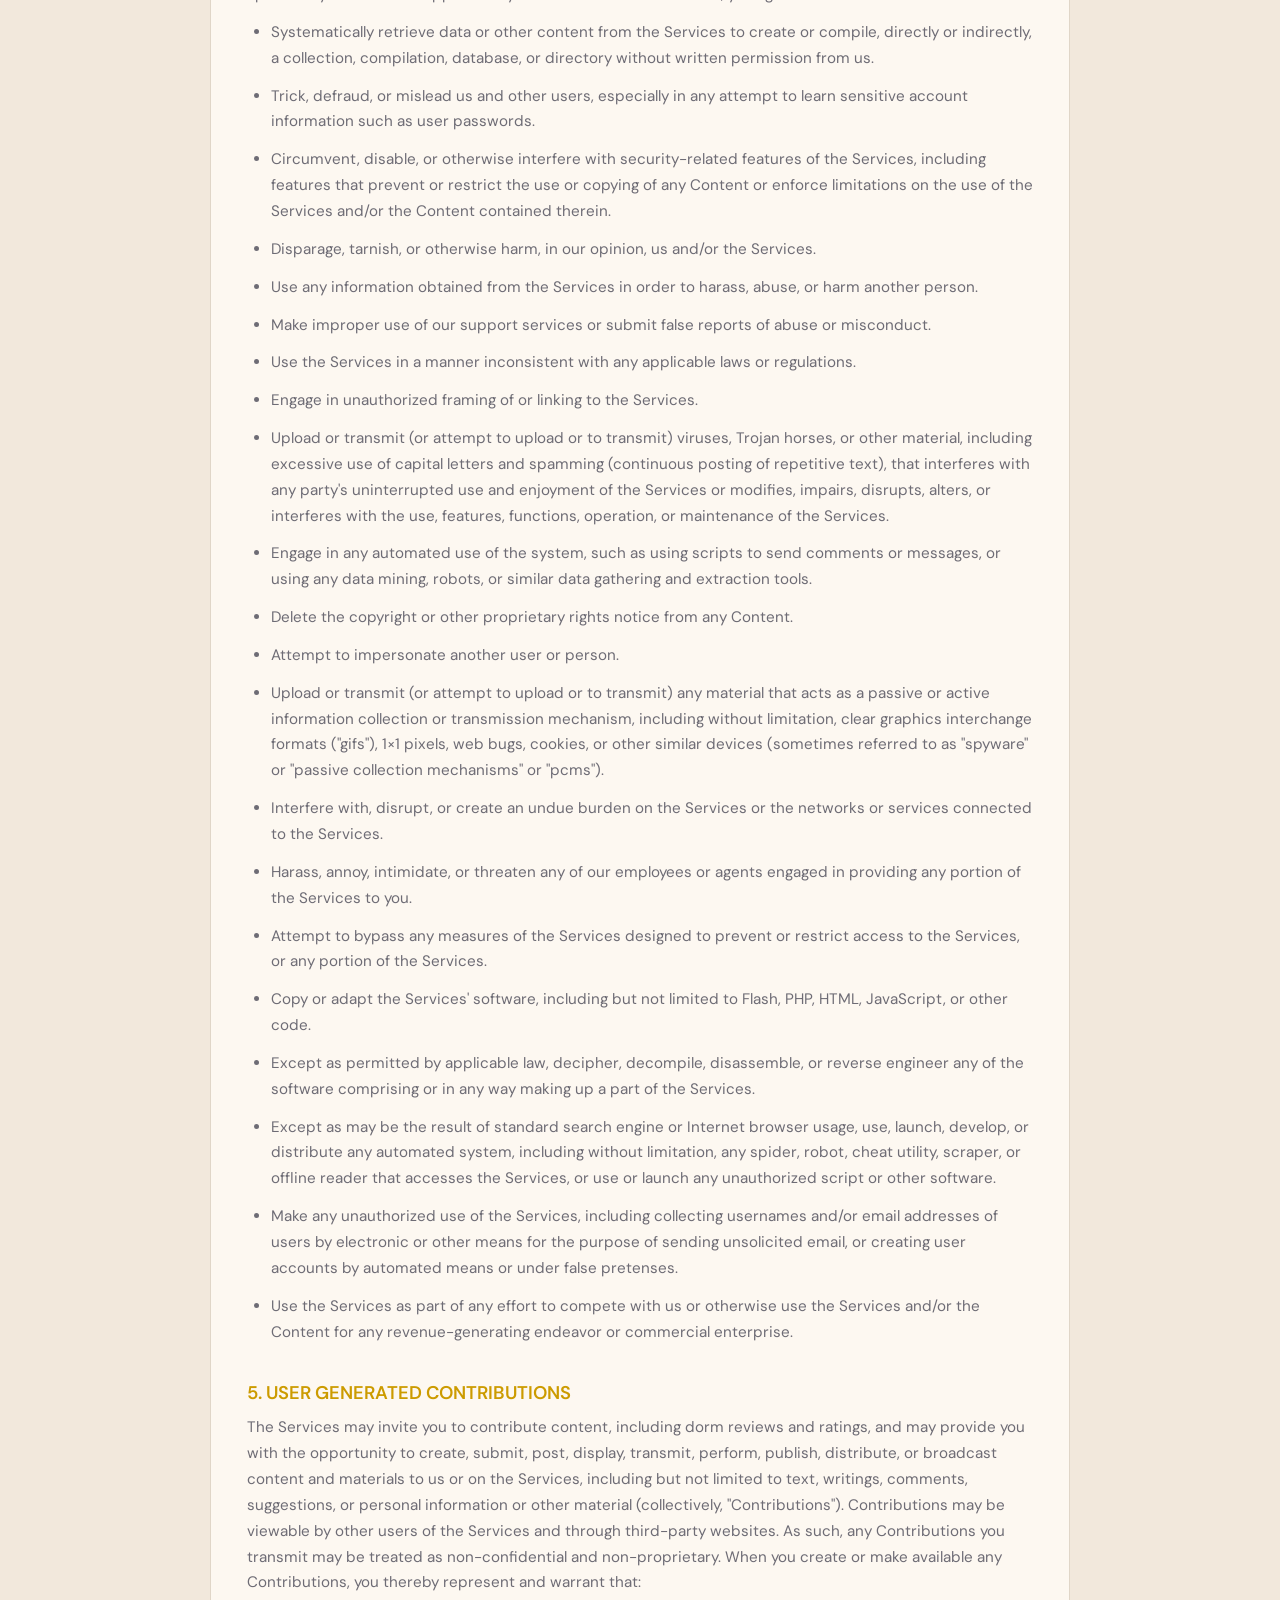
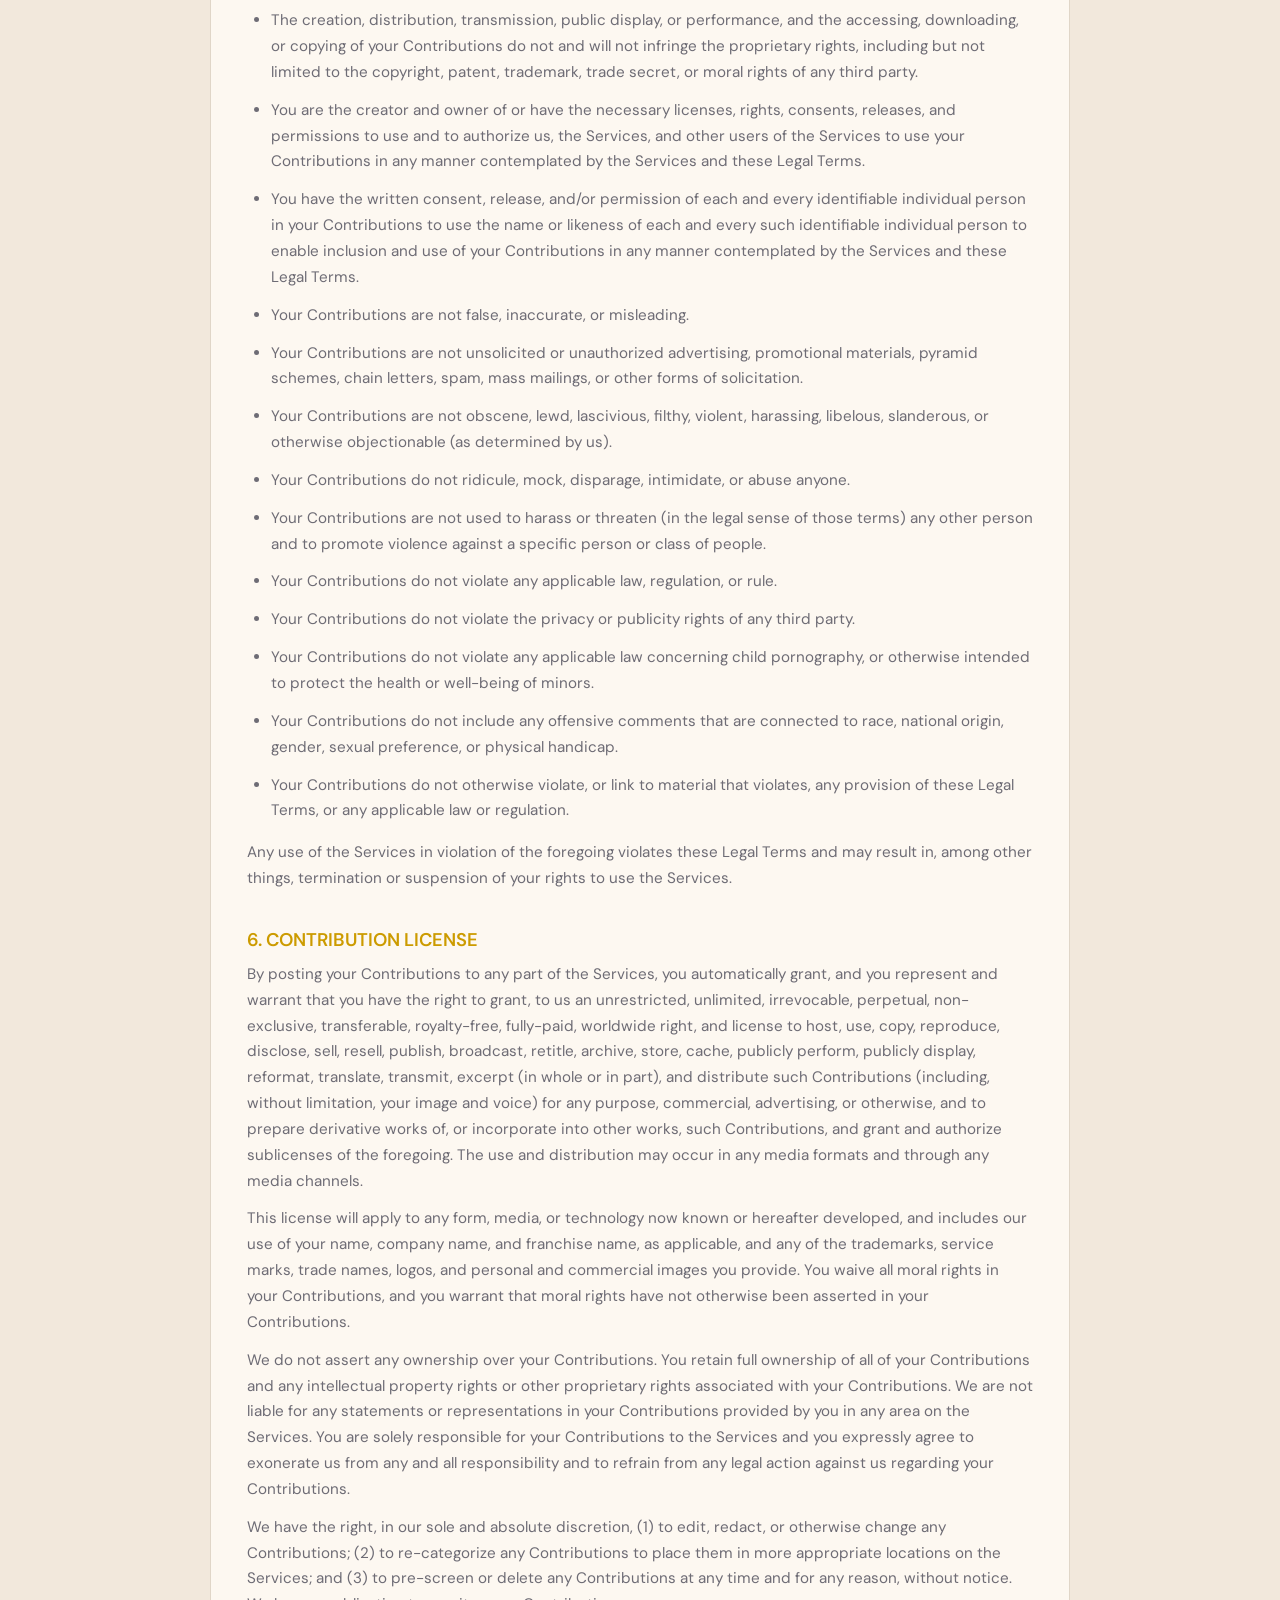
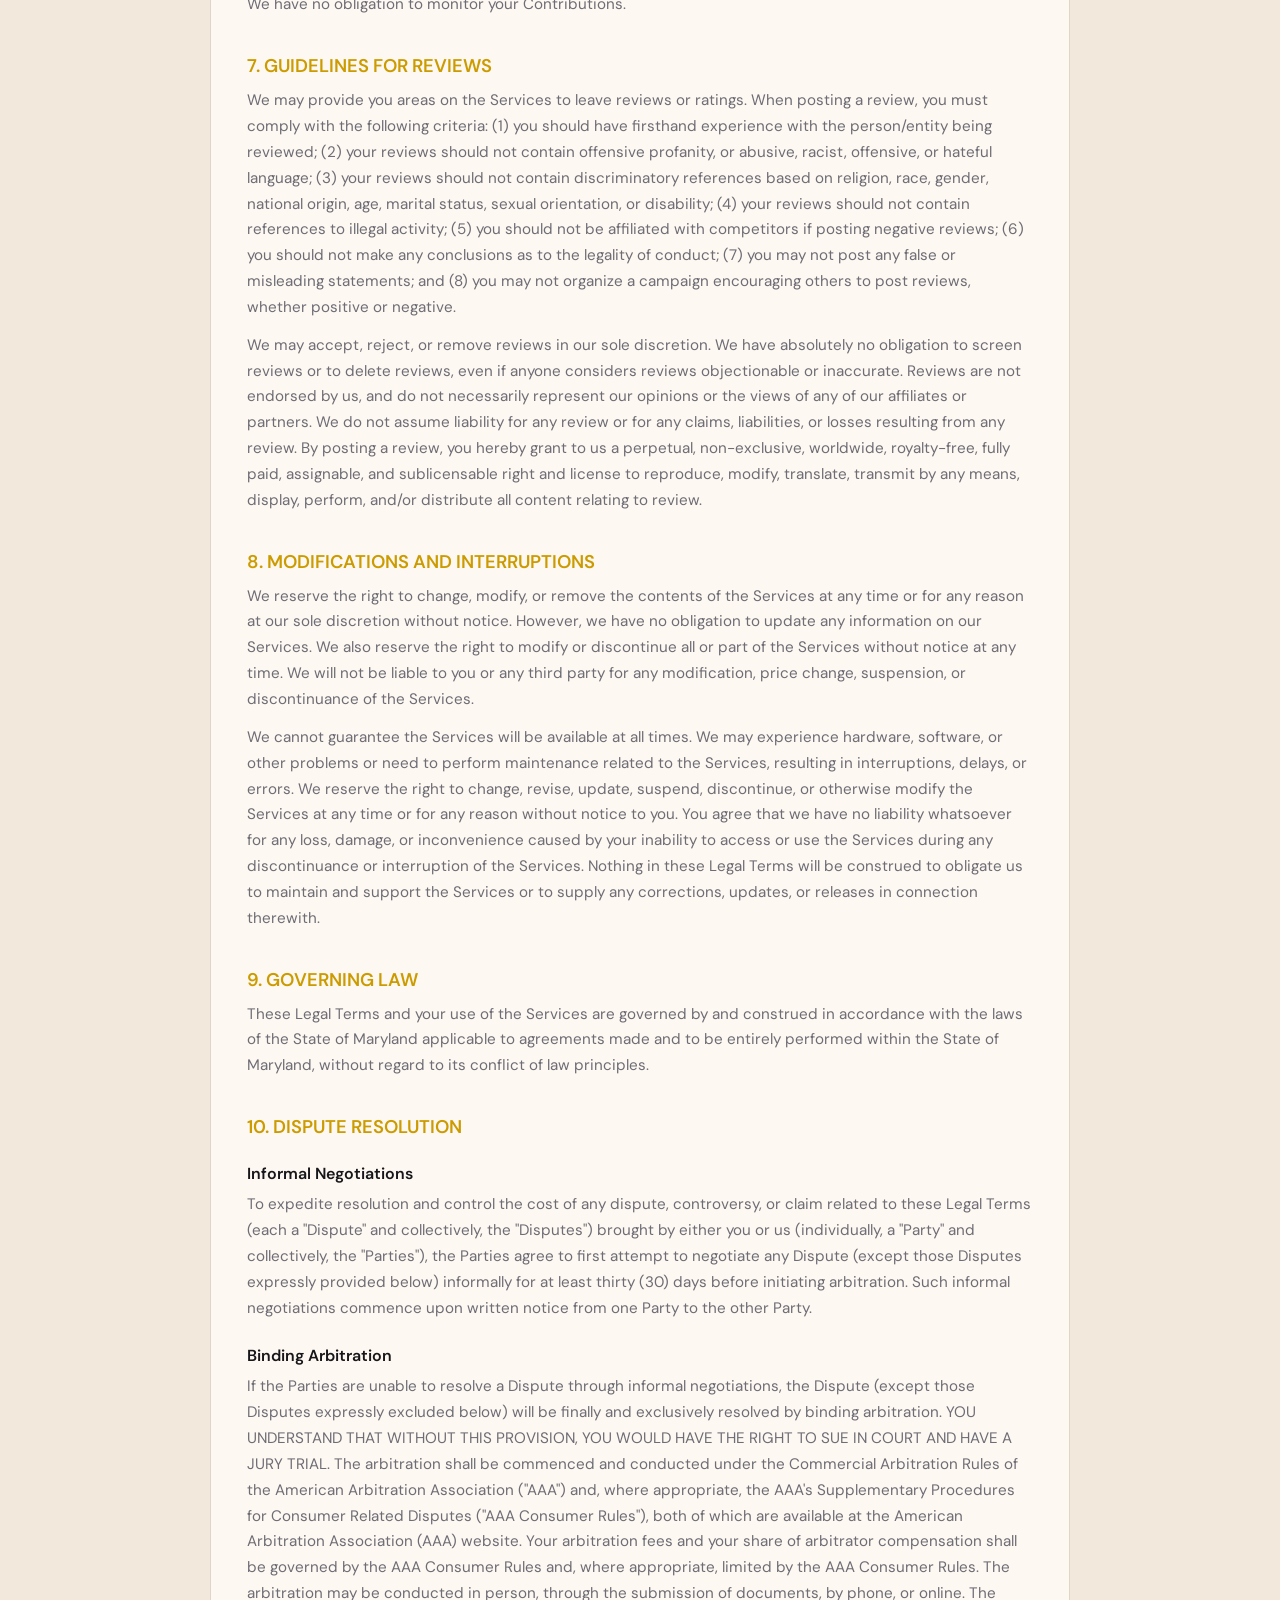
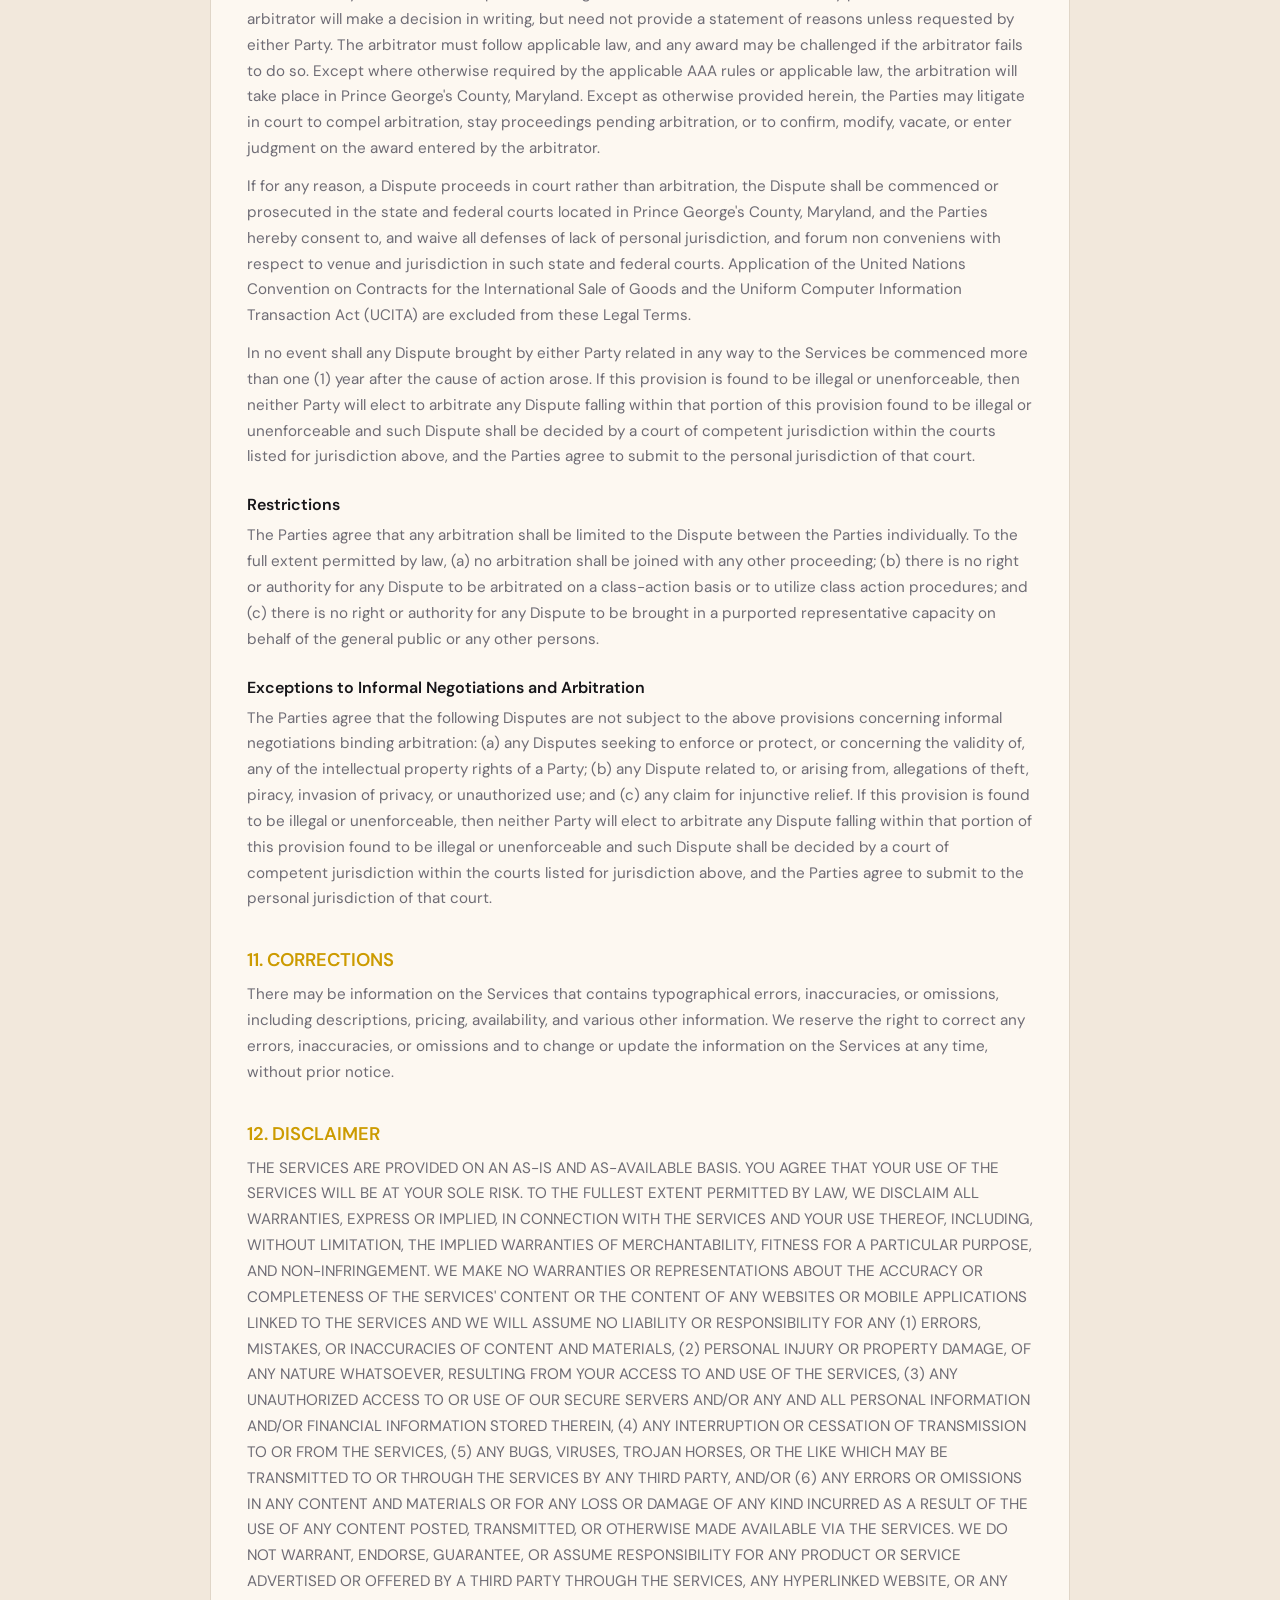
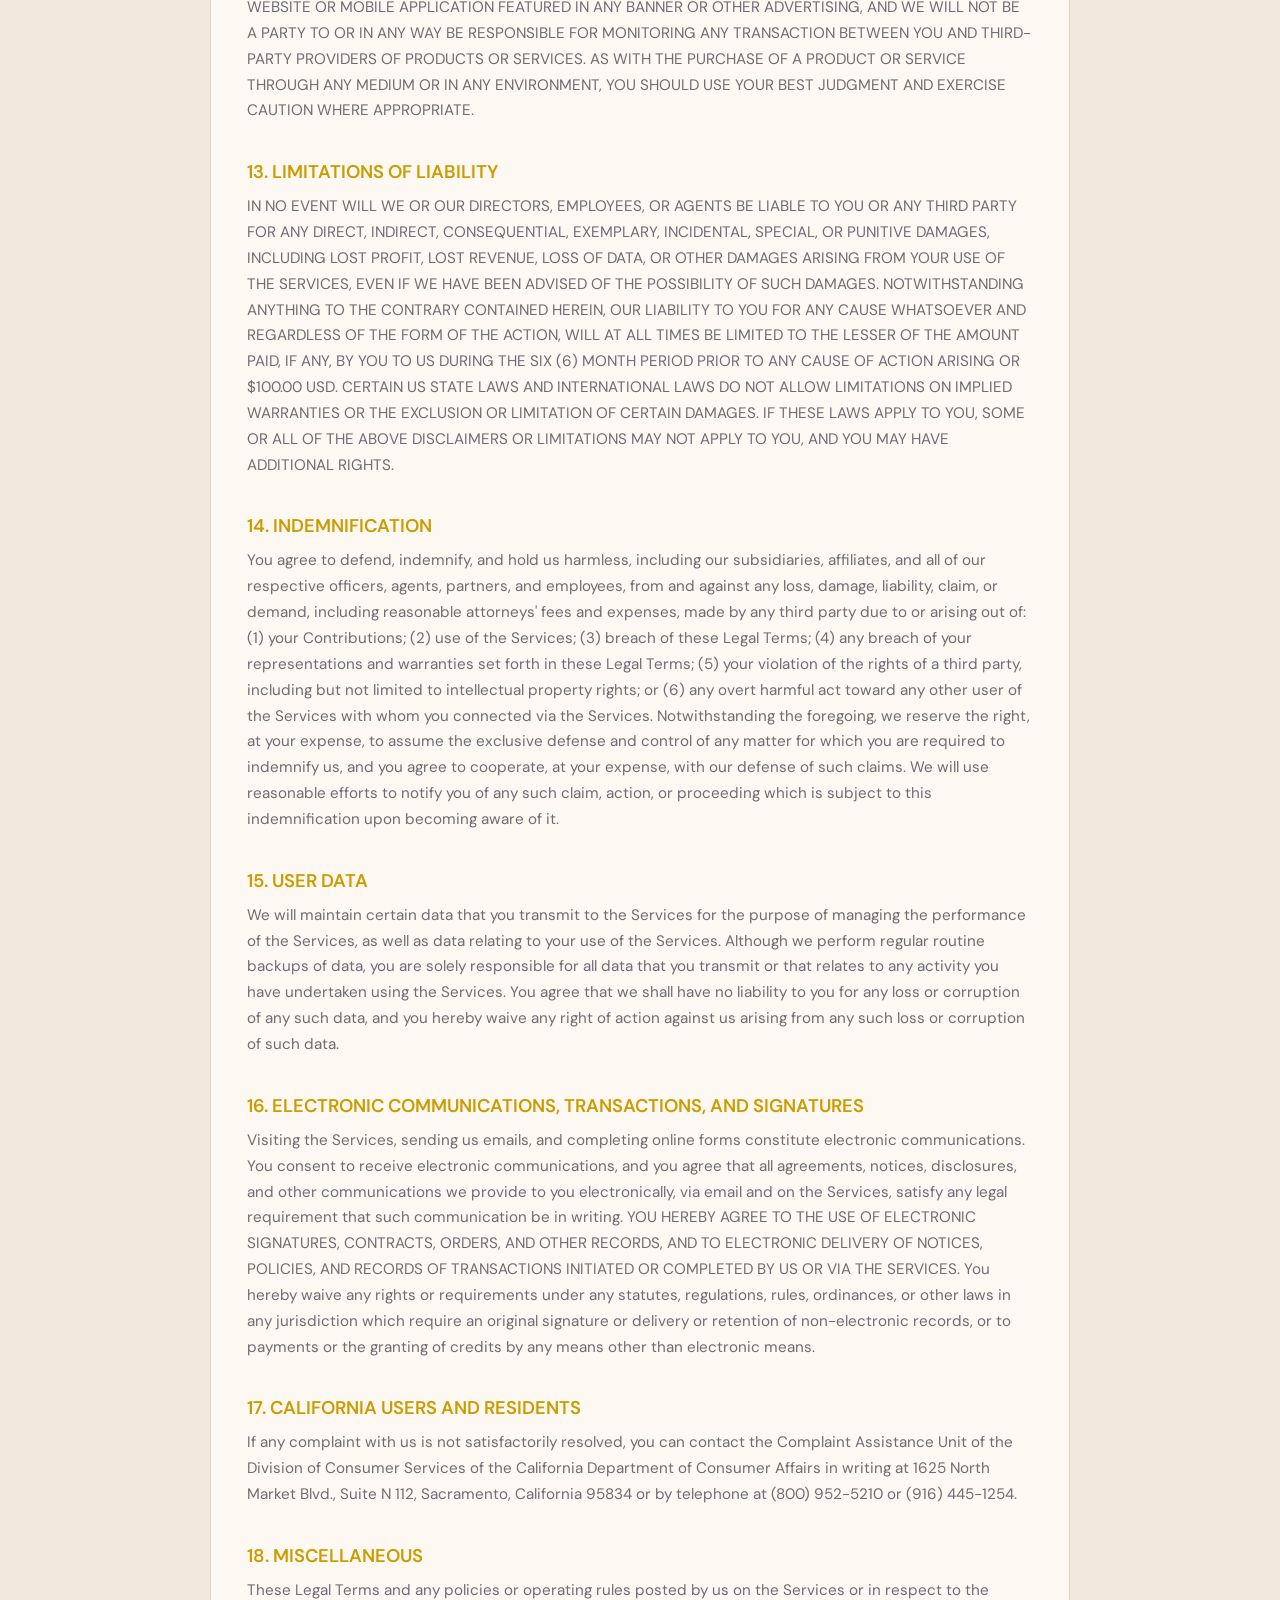
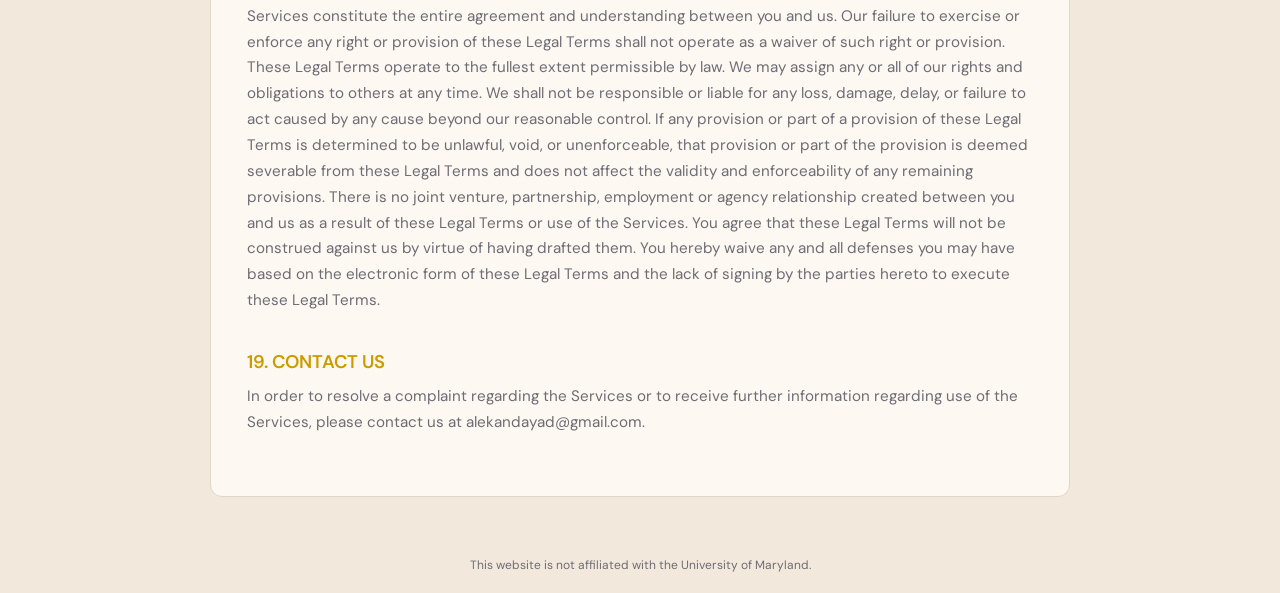
<file: terms.html>
<!DOCTYPE html>
<html lang="en">
<head>
<meta charset="UTF-8">
<meta name="viewport" content="width=device-width, initial-scale=1.0">
<title>Terms and Conditions – PlazaDorm</title>
<link rel="icon" type="image/svg+xml" href="favicon.svg">
<script src="assets/js/theme.js"></script>
<link rel="stylesheet" href="assets/css/chrome.css">
<link rel="stylesheet" href="assets/css/styles.css">
<style>
  .legal-container {
    max-width: 860px;
    margin: 40px auto 60px;
    padding: 32px 36px 48px;
    background: var(--field);
    border: 1px solid var(--line);
    border-radius: 12px;
    box-shadow: none;
  }

  @media(max-width: 768px) {
    .legal-container {
      margin: 16px;
      padding: 20px 18px 32px;
    }
  }

  .legal-container h1 {
    font-family: var(--font);
    font-size: 2rem;
    color: var(--text);
    margin-bottom: 4px;
  }

  .legal-container h2 {
    font-family: var(--font);
    font-size: 1.15rem;
    font-weight: 600;
    color: var(--gold);
    margin: 36px 0 10px;
    scroll-margin-top: 80px;
  }

  .legal-container h3 {
    font-family: var(--font);
    font-size: 1rem;
    font-weight: 600;
    color: var(--text);
    margin: 24px 0 8px;
    scroll-margin-top: 80px;
  }

  .legal-container p, .legal-container li {
    color: var(--text-dim);
    line-height: 1.7;
    font-size: .95rem;
    margin-bottom: 12px;
  }

  .legal-container ul, .legal-container ol {
    padding-left: 24px;
    margin-bottom: 16px;
  }

  .legal-container a {
    color: var(--gold);
  }

  .legal-container strong {
    color: var(--text);
  }

  .legal-updated {
    color: var(--text-dim);
    font-size: .85rem;
    margin-bottom: 28px;
  }
</style>
</head>
<body>

<nav>
  <div class="nav-inner">
    <div class="logo" onclick="location.href='index.html'">Plaza<span style="color:var(--logo-gold)">Dorm</span></div>
    <div class="nav-links" id="navLinks">
      <button onclick="location.href='index.html'" data-section="home">On-campus</button>
      <button onclick="location.href='index.html#map'" data-section="map">Map</button>
      <button onclick="location.href='my-dorms.html'">My Dorms</button>
      <button class="active" onclick="location.href='about.html'">About</button>
      <button class="nav-theme-toggle" onclick="toggleTheme()" aria-label="Toggle theme">
        <svg class="icon-sun" width="18" height="18" viewBox="0 0 24 24" fill="none" stroke="currentColor" stroke-width="2" stroke-linecap="round"><circle cx="12" cy="12" r="4"/><path d="M12 2v2M12 20v2M4.93 4.93l1.41 1.41M17.66 17.66l1.41 1.41M2 12h2M20 12h2M4.93 19.07l1.41-1.41M17.66 6.34l1.41-1.41"/></svg>
        <svg class="icon-moon" width="18" height="18" viewBox="0 0 24 24" fill="none" stroke="currentColor" stroke-width="2" stroke-linecap="round" stroke-linejoin="round"><path d="M21 12.79A9 9 0 1 1 11.21 3 7 7 0 0 0 21 12.79z"/></svg>
        <span class="label-light">Light mode</span>
        <span class="label-dark">Dark mode</span>
      </button>
    </div>
    <div class="nav-right">
      <button class="theme-toggle" onclick="toggleTheme()" aria-label="Toggle light mode">
        <svg class="icon-sun" width="16" height="16" viewBox="0 0 24 24" fill="none" stroke="currentColor" stroke-width="2" stroke-linecap="round"><circle cx="12" cy="12" r="4"/><path d="M12 2v2M12 20v2M4.93 4.93l1.41 1.41M17.66 17.66l1.41 1.41M2 12h2M20 12h2M4.93 19.07l1.41-1.41M17.66 6.34l1.41-1.41"/></svg>
        <svg class="icon-moon" width="16" height="16" viewBox="0 0 24 24" fill="none" stroke="currentColor" stroke-width="2" stroke-linecap="round" stroke-linejoin="round"><path d="M21 12.79A9 9 0 1 1 11.21 3 7 7 0 0 0 21 12.79z"/></svg>
      </button>
      <button class="nav-toggle" id="navToggle" aria-label="Toggle menu" onclick="document.body.classList.toggle('nav-open', document.getElementById('navLinks').classList.toggle('open'));this.classList.toggle('open')">
        <span></span><span></span><span></span>
      </button>
    </div>
  </div>
</nav>

<div class="legal-container">
  <h1>Terms and Conditions</h1>
  <p class="legal-updated"><strong>Last updated July 5, 2026</strong></p>

  <h2 id="agreement">AGREEMENT TO OUR LEGAL TERMS</h2>
  <p>We are PlazaDorm ("<strong>Company</strong>," "<strong>we</strong>," "<strong>us</strong>," "<strong>our</strong>"). We operate the website <a href="https://knightener.github.io/plazadorm/">https://knightener.github.io/plazadorm/</a> (the "Site"), as well as any other related products and services that refer or link to these legal terms (the "Legal Terms") (collectively, the "Services"). You can contact us by email at alekandayad@gmail.com.</p>
  <p>These Legal Terms constitute a legally binding agreement made between you, whether personally or on behalf of an entity ("you"), and PlazaDorm, concerning your access to and use of the Services. You agree that by accessing the Services, you have read, understood, and agreed to be bound by all of these Legal Terms. IF YOU DO NOT AGREE WITH ALL OF THESE LEGAL TERMS, THEN YOU ARE EXPRESSLY PROHIBITED FROM USING THE SERVICES AND YOU MUST DISCONTINUE USE IMMEDIATELY.</p>
  <p>Supplemental terms and conditions or documents that may be posted on the Services from time to time are hereby expressly incorporated herein by reference. We reserve the right, in our sole discretion, to make changes or modifications to these Legal Terms at any time and for any reason. We will alert you about any changes by updating the "Last updated" date of these Legal Terms, and you waive any right to receive specific notice of each such change. It is your responsibility to periodically review these Legal Terms to stay informed of updates. You will be subject to, and will be deemed to have been made aware of and to have accepted, the changes in any revised Legal Terms by your continued use of the Services after the date such revised Legal Terms are posted.</p>
  <p>The Services are intended for users who are at least 13 years of age. All users who are minors in the jurisdiction in which they reside (generally under the age of 18) must have the permission of, and be directly supervised by, their parent or guardian to use the Services. If you are a minor, you must have your parent or guardian read and agree to these Legal Terms prior to you using the Services.</p>
  <p>We recommend that you print a copy of these Legal Terms for your records.</p>

  <h2 id="tc-toc">TABLE OF CONTENTS</h2>
  <ol>
    <li><a href="#services">OUR SERVICES</a></li>
    <li><a href="#ip">INTELLECTUAL PROPERTY RIGHTS</a></li>
    <li><a href="#userreps">USER REPRESENTATIONS</a></li>
    <li><a href="#prohibited">PROHIBITED ACTIVITIES</a></li>
    <li><a href="#ugc">USER GENERATED CONTRIBUTIONS</a></li>
    <li><a href="#license">CONTRIBUTION LICENSE</a></li>
    <li><a href="#reviews">GUIDELINES FOR REVIEWS</a></li>
    <li><a href="#modifications">MODIFICATIONS AND INTERRUPTIONS</a></li>
    <li><a href="#law">GOVERNING LAW</a></li>
    <li><a href="#disputes">DISPUTE RESOLUTION</a></li>
    <li><a href="#corrections">CORRECTIONS</a></li>
    <li><a href="#disclaimer">DISCLAIMER</a></li>
    <li><a href="#liability">LIMITATIONS OF LIABILITY</a></li>
    <li><a href="#indemnification">INDEMNIFICATION</a></li>
    <li><a href="#userdata">USER DATA</a></li>
    <li><a href="#electronic">ELECTRONIC COMMUNICATIONS, TRANSACTIONS, AND SIGNATURES</a></li>
    <li><a href="#california">CALIFORNIA USERS AND RESIDENTS</a></li>
    <li><a href="#misc">MISCELLANEOUS</a></li>
    <li><a href="#contact">CONTACT US</a></li>
  </ol>

  <h2 id="services">1. OUR SERVICES</h2>
  <p>The information provided when using the Services is not intended for distribution to or use by any person or entity in any jurisdiction or country where such distribution or use would be contrary to law or regulation or which would subject us to any registration requirement within such jurisdiction or country. Accordingly, those persons who choose to access the Services from other locations do so on their own initiative and are solely responsible for compliance with local laws, if and to the extent local laws are applicable. The Services are not tailored to comply with industry-specific regulations (Health Insurance Portability and Accountability Act (HIPAA), Federal Information Security Management Act (FISMA), etc.), so if your interactions would be subjected to such laws, you may not use the Services. You may not use the Services in a way that would violate the Gramm-Leach-Bliley Act (GLBA).</p>

  <h2 id="ip">2. INTELLECTUAL PROPERTY RIGHTS</h2>
  <h3>Our intellectual property</h3>
  <p>We are the owner or the licensee of all intellectual property rights in our Services, including all source code, databases, functionality, software, website designs, audio, video, text, photographs, and graphics in the Services (collectively, the "Content"), as well as the trademarks, service marks, and logos contained therein (the "Marks"). Our Content and Marks are protected by copyright and trademark laws (and various other intellectual property rights and unfair competition laws) and treaties in the United States and around the world. The Content and Marks are provided in or through the Services "AS IS" for your personal, non-commercial use or internal business purpose only.</p>
  <h3>Your use of our Services</h3>
  <p>Subject to your compliance with these Legal Terms, including the "<a href="#prohibited">PROHIBITED ACTIVITIES</a>" section below, we grant you a non-exclusive, non-transferable, revocable license to:</p>
  <ul>
    <li>access the Services; and</li>
    <li>download or print a copy of any portion of the Content to which you have properly gained access,</li>
  </ul>
  <p>solely for your personal, non-commercial use or internal business purpose. Except as set out in this section or elsewhere in our Legal Terms, no part of the Services and no Content or Marks may be copied, reproduced, aggregated, republished, uploaded, posted, publicly displayed, encoded, translated, transmitted, distributed, sold, licensed, or otherwise exploited for any commercial purpose whatsoever, without our express prior written permission. If you wish to make any use of the Services, Content, or Marks other than as set out in this section or elsewhere in our Legal Terms, please address your request to: alekandayad@gmail.com. If we ever grant you the permission to post, reproduce, or publicly display any part of our Services or Content, you must identify us as the owners or licensors of the Services, Content, or Marks and ensure that any copyright or proprietary notice appears or is visible on posting, reproducing, or displaying our Content. We reserve all rights not expressly granted to you in and to the Services, Content, and Marks. Any breach of these Intellectual Property Rights will constitute a material breach of our Legal Terms and your right to use our Services will terminate immediately.</p>
  <h3>Your submissions and contributions</h3>
  <p>Please review this section and the "<a href="#prohibited">PROHIBITED ACTIVITIES</a>" section carefully prior to using our Services to understand the (a) rights you give us and (b) obligations you have when you post or upload any content through the Services.</p>
  <p><strong>Submissions:</strong> By directly sending us any question, comment, suggestion, idea, feedback, or other information about the Services ("Submissions"), you agree to assign to us all intellectual property rights in such Submission. You agree that we shall own this Submission and be entitled to its unrestricted use and dissemination for any lawful purpose, commercial or otherwise, without acknowledgment or compensation to you.</p>
  <p><strong>Contributions:</strong> The Services may invite you to contribute content, including dorm reviews and ratings, during which you may create, submit, post, display, transmit, publish, distribute, or broadcast content and materials to us or through the Services, including but not limited to text, writings, comments, reviews, rating suggestions, personal information, or other material ("Contributions"). Any Submission that is publicly posted shall also be treated as a Contribution. You understand that Contributions may be viewable by other users of the Services and possibly through third-party websites.</p>
  <p><strong>When you post Contributions, you grant us a license (including use of your name, trademarks, and logos):</strong> By posting any Contributions, you grant us an unrestricted, unlimited, irrevocable, perpetual, non-exclusive, transferable, royalty-free, fully-paid, worldwide right, and license to: use, copy, reproduce, distribute, sell, resell, publish, broadcast, retitle, store, publicly perform, publicly display, reformat, translate, excerpt (in whole or in part), and exploit your Contributions (including, without limitation, your image, name, and voice) for any purpose, commercial, advertising, or otherwise, to prepare derivative works of, or incorporate into other works, your Contributions, and to sublicense the licenses granted in this section. Our use and distribution may occur in any media formats and through any media channels. This license includes our use of your name, company name, and franchise name, as applicable, and any of the trademarks, service marks, trade names, logos, and personal and commercial images you provide.</p>
  <p><strong>You are responsible for what you post or upload:</strong> By sending us Submissions and/or posting Contributions through any part of the Services, you:</p>
  <ul>
    <li>confirm that you have read and agree with our "<a href="#prohibited">PROHIBITED ACTIVITIES</a>" and will not post, send, publish, upload, or transmit through the Services any Submission nor post any Contribution that is illegal, harassing, hateful, harmful, defamatory, obscene, bullying, abusive, discriminatory, threatening to any person or group, sexually explicit, false, inaccurate, deceitful, or misleading;</li>
    <li>to the extent permissible by applicable law, waive any and all moral rights to any such Submission and/or Contribution;</li>
    <li>warrant that any such Submission and/or Contributions are original to you or that you have the necessary rights and licenses to submit such Submissions and/or Contributions and that you have full authority to grant us the above-mentioned rights in relation to your Submissions and/or Contributions; and</li>
    <li>warrant and represent that your Submissions and/or Contributions do not constitute confidential information.</li>
  </ul>
  <p>You are solely responsible for your Submissions and/or Contributions and you expressly agree to reimburse us for any and all losses that we may suffer because of your breach of (a) this section, (b) any third party's intellectual property rights, or (c) applicable law.</p>
  <p><strong>We may remove or edit your Content:</strong> Although we have no obligation to monitor any Contributions, we shall have the right to remove or edit any Contributions at any time without notice if in our reasonable opinion we consider such Contributions harmful or in breach of these Legal Terms. If we remove or edit any such Contributions, we may also report you to the authorities.</p>
  <h3>Copyright infringement</h3>
  <p>We respect the intellectual property rights of others. If you believe that any material available on or through the Services infringes upon any copyright you own or control, please contact us immediately at alekandayad@gmail.com.</p>

  <h2 id="userreps">3. USER REPRESENTATIONS</h2>
  <p>By using the Services, you represent and warrant that:</p>
  <ul>
    <li>you have the legal capacity and you agree to comply with these Legal Terms;</li>
    <li>you are not under the age of 13;</li>
    <li>you are not a minor in the jurisdiction in which you reside, or if a minor, you have received parental permission to use the Services;</li>
    <li>you will not access the Services through automated or non-human means, whether through a bot, script or otherwise;</li>
    <li>you will not use the Services for any illegal or unauthorized purpose; and</li>
    <li>your use of the Services will not violate any applicable law or regulation.</li>
  </ul>
  <p>If you provide any information that is untrue, inaccurate, not current, or incomplete, we have the right to refuse any and all current or future use of the Services (or any portion thereof).</p>

  <h2 id="prohibited">4. PROHIBITED ACTIVITIES</h2>
  <p>You may not access or use the Services for any purpose other than that for which we make the Services available. The Services may not be used in connection with any commercial endeavors except those that are specifically endorsed or approved by us. As a user of the Services, you agree not to:</p>
  <ul>
    <li>Systematically retrieve data or other content from the Services to create or compile, directly or indirectly, a collection, compilation, database, or directory without written permission from us.</li>
    <li>Trick, defraud, or mislead us and other users, especially in any attempt to learn sensitive account information such as user passwords.</li>
    <li>Circumvent, disable, or otherwise interfere with security-related features of the Services, including features that prevent or restrict the use or copying of any Content or enforce limitations on the use of the Services and/or the Content contained therein.</li>
    <li>Disparage, tarnish, or otherwise harm, in our opinion, us and/or the Services.</li>
    <li>Use any information obtained from the Services in order to harass, abuse, or harm another person.</li>
    <li>Make improper use of our support services or submit false reports of abuse or misconduct.</li>
    <li>Use the Services in a manner inconsistent with any applicable laws or regulations.</li>
    <li>Engage in unauthorized framing of or linking to the Services.</li>
    <li>Upload or transmit (or attempt to upload or to transmit) viruses, Trojan horses, or other material, including excessive use of capital letters and spamming (continuous posting of repetitive text), that interferes with any party's uninterrupted use and enjoyment of the Services or modifies, impairs, disrupts, alters, or interferes with the use, features, functions, operation, or maintenance of the Services.</li>
    <li>Engage in any automated use of the system, such as using scripts to send comments or messages, or using any data mining, robots, or similar data gathering and extraction tools.</li>
    <li>Delete the copyright or other proprietary rights notice from any Content.</li>
    <li>Attempt to impersonate another user or person.</li>
    <li>Upload or transmit (or attempt to upload or to transmit) any material that acts as a passive or active information collection or transmission mechanism, including without limitation, clear graphics interchange formats ("gifs"), 1×1 pixels, web bugs, cookies, or other similar devices (sometimes referred to as "spyware" or "passive collection mechanisms" or "pcms").</li>
    <li>Interfere with, disrupt, or create an undue burden on the Services or the networks or services connected to the Services.</li>
    <li>Harass, annoy, intimidate, or threaten any of our employees or agents engaged in providing any portion of the Services to you.</li>
    <li>Attempt to bypass any measures of the Services designed to prevent or restrict access to the Services, or any portion of the Services.</li>
    <li>Copy or adapt the Services' software, including but not limited to Flash, PHP, HTML, JavaScript, or other code.</li>
    <li>Except as permitted by applicable law, decipher, decompile, disassemble, or reverse engineer any of the software comprising or in any way making up a part of the Services.</li>
    <li>Except as may be the result of standard search engine or Internet browser usage, use, launch, develop, or distribute any automated system, including without limitation, any spider, robot, cheat utility, scraper, or offline reader that accesses the Services, or use or launch any unauthorized script or other software.</li>
    <li>Make any unauthorized use of the Services, including collecting usernames and/or email addresses of users by electronic or other means for the purpose of sending unsolicited email, or creating user accounts by automated means or under false pretenses.</li>
    <li>Use the Services as part of any effort to compete with us or otherwise use the Services and/or the Content for any revenue-generating endeavor or commercial enterprise.</li>
  </ul>

  <h2 id="ugc">5. USER GENERATED CONTRIBUTIONS</h2>
  <p>The Services may invite you to contribute content, including dorm reviews and ratings, and may provide you with the opportunity to create, submit, post, display, transmit, perform, publish, distribute, or broadcast content and materials to us or on the Services, including but not limited to text, writings, comments, suggestions, or personal information or other material (collectively, "Contributions"). Contributions may be viewable by other users of the Services and through third-party websites. As such, any Contributions you transmit may be treated as non-confidential and non-proprietary. When you create or make available any Contributions, you thereby represent and warrant that:</p>
  <ul>
    <li>The creation, distribution, transmission, public display, or performance, and the accessing, downloading, or copying of your Contributions do not and will not infringe the proprietary rights, including but not limited to the copyright, patent, trademark, trade secret, or moral rights of any third party.</li>
    <li>You are the creator and owner of or have the necessary licenses, rights, consents, releases, and permissions to use and to authorize us, the Services, and other users of the Services to use your Contributions in any manner contemplated by the Services and these Legal Terms.</li>
    <li>You have the written consent, release, and/or permission of each and every identifiable individual person in your Contributions to use the name or likeness of each and every such identifiable individual person to enable inclusion and use of your Contributions in any manner contemplated by the Services and these Legal Terms.</li>
    <li>Your Contributions are not false, inaccurate, or misleading.</li>
    <li>Your Contributions are not unsolicited or unauthorized advertising, promotional materials, pyramid schemes, chain letters, spam, mass mailings, or other forms of solicitation.</li>
    <li>Your Contributions are not obscene, lewd, lascivious, filthy, violent, harassing, libelous, slanderous, or otherwise objectionable (as determined by us).</li>
    <li>Your Contributions do not ridicule, mock, disparage, intimidate, or abuse anyone.</li>
    <li>Your Contributions are not used to harass or threaten (in the legal sense of those terms) any other person and to promote violence against a specific person or class of people.</li>
    <li>Your Contributions do not violate any applicable law, regulation, or rule.</li>
    <li>Your Contributions do not violate the privacy or publicity rights of any third party.</li>
    <li>Your Contributions do not violate any applicable law concerning child pornography, or otherwise intended to protect the health or well-being of minors.</li>
    <li>Your Contributions do not include any offensive comments that are connected to race, national origin, gender, sexual preference, or physical handicap.</li>
    <li>Your Contributions do not otherwise violate, or link to material that violates, any provision of these Legal Terms, or any applicable law or regulation.</li>
  </ul>
  <p>Any use of the Services in violation of the foregoing violates these Legal Terms and may result in, among other things, termination or suspension of your rights to use the Services.</p>

  <h2 id="license">6. CONTRIBUTION LICENSE</h2>
  <p>By posting your Contributions to any part of the Services, you automatically grant, and you represent and warrant that you have the right to grant, to us an unrestricted, unlimited, irrevocable, perpetual, non-exclusive, transferable, royalty-free, fully-paid, worldwide right, and license to host, use, copy, reproduce, disclose, sell, resell, publish, broadcast, retitle, archive, store, cache, publicly perform, publicly display, reformat, translate, transmit, excerpt (in whole or in part), and distribute such Contributions (including, without limitation, your image and voice) for any purpose, commercial, advertising, or otherwise, and to prepare derivative works of, or incorporate into other works, such Contributions, and grant and authorize sublicenses of the foregoing. The use and distribution may occur in any media formats and through any media channels.</p>
  <p>This license will apply to any form, media, or technology now known or hereafter developed, and includes our use of your name, company name, and franchise name, as applicable, and any of the trademarks, service marks, trade names, logos, and personal and commercial images you provide. You waive all moral rights in your Contributions, and you warrant that moral rights have not otherwise been asserted in your Contributions.</p>
  <p>We do not assert any ownership over your Contributions. You retain full ownership of all of your Contributions and any intellectual property rights or other proprietary rights associated with your Contributions. We are not liable for any statements or representations in your Contributions provided by you in any area on the Services. You are solely responsible for your Contributions to the Services and you expressly agree to exonerate us from any and all responsibility and to refrain from any legal action against us regarding your Contributions.</p>
  <p>We have the right, in our sole and absolute discretion, (1) to edit, redact, or otherwise change any Contributions; (2) to re-categorize any Contributions to place them in more appropriate locations on the Services; and (3) to pre-screen or delete any Contributions at any time and for any reason, without notice. We have no obligation to monitor your Contributions.</p>

  <h2 id="reviews">7. GUIDELINES FOR REVIEWS</h2>
  <p>We may provide you areas on the Services to leave reviews or ratings. When posting a review, you must comply with the following criteria: (1) you should have firsthand experience with the person/entity being reviewed; (2) your reviews should not contain offensive profanity, or abusive, racist, offensive, or hateful language; (3) your reviews should not contain discriminatory references based on religion, race, gender, national origin, age, marital status, sexual orientation, or disability; (4) your reviews should not contain references to illegal activity; (5) you should not be affiliated with competitors if posting negative reviews; (6) you should not make any conclusions as to the legality of conduct; (7) you may not post any false or misleading statements; and (8) you may not organize a campaign encouraging others to post reviews, whether positive or negative.</p>
  <p>We may accept, reject, or remove reviews in our sole discretion. We have absolutely no obligation to screen reviews or to delete reviews, even if anyone considers reviews objectionable or inaccurate. Reviews are not endorsed by us, and do not necessarily represent our opinions or the views of any of our affiliates or partners. We do not assume liability for any review or for any claims, liabilities, or losses resulting from any review. By posting a review, you hereby grant to us a perpetual, non-exclusive, worldwide, royalty-free, fully paid, assignable, and sublicensable right and license to reproduce, modify, translate, transmit by any means, display, perform, and/or distribute all content relating to review.</p>

  <h2 id="modifications">8. MODIFICATIONS AND INTERRUPTIONS</h2>
  <p>We reserve the right to change, modify, or remove the contents of the Services at any time or for any reason at our sole discretion without notice. However, we have no obligation to update any information on our Services. We also reserve the right to modify or discontinue all or part of the Services without notice at any time. We will not be liable to you or any third party for any modification, price change, suspension, or discontinuance of the Services.</p>
  <p>We cannot guarantee the Services will be available at all times. We may experience hardware, software, or other problems or need to perform maintenance related to the Services, resulting in interruptions, delays, or errors. We reserve the right to change, revise, update, suspend, discontinue, or otherwise modify the Services at any time or for any reason without notice to you. You agree that we have no liability whatsoever for any loss, damage, or inconvenience caused by your inability to access or use the Services during any discontinuance or interruption of the Services. Nothing in these Legal Terms will be construed to obligate us to maintain and support the Services or to supply any corrections, updates, or releases in connection therewith.</p>

  <h2 id="law">9. GOVERNING LAW</h2>
  <p>These Legal Terms and your use of the Services are governed by and construed in accordance with the laws of the State of Maryland applicable to agreements made and to be entirely performed within the State of Maryland, without regard to its conflict of law principles.</p>

  <h2 id="disputes">10. DISPUTE RESOLUTION</h2>
  <h3>Informal Negotiations</h3>
  <p>To expedite resolution and control the cost of any dispute, controversy, or claim related to these Legal Terms (each a "Dispute" and collectively, the "Disputes") brought by either you or us (individually, a "Party" and collectively, the "Parties"), the Parties agree to first attempt to negotiate any Dispute (except those Disputes expressly provided below) informally for at least thirty (30) days before initiating arbitration. Such informal negotiations commence upon written notice from one Party to the other Party.</p>
  <h3>Binding Arbitration</h3>
  <p>If the Parties are unable to resolve a Dispute through informal negotiations, the Dispute (except those Disputes expressly excluded below) will be finally and exclusively resolved by binding arbitration. YOU UNDERSTAND THAT WITHOUT THIS PROVISION, YOU WOULD HAVE THE RIGHT TO SUE IN COURT AND HAVE A JURY TRIAL. The arbitration shall be commenced and conducted under the Commercial Arbitration Rules of the American Arbitration Association ("AAA") and, where appropriate, the AAA's Supplementary Procedures for Consumer Related Disputes ("AAA Consumer Rules"), both of which are available at the American Arbitration Association (AAA) website. Your arbitration fees and your share of arbitrator compensation shall be governed by the AAA Consumer Rules and, where appropriate, limited by the AAA Consumer Rules. The arbitration may be conducted in person, through the submission of documents, by phone, or online. The arbitrator will make a decision in writing, but need not provide a statement of reasons unless requested by either Party. The arbitrator must follow applicable law, and any award may be challenged if the arbitrator fails to do so. Except where otherwise required by the applicable AAA rules or applicable law, the arbitration will take place in Prince George's County, Maryland. Except as otherwise provided herein, the Parties may litigate in court to compel arbitration, stay proceedings pending arbitration, or to confirm, modify, vacate, or enter judgment on the award entered by the arbitrator.</p>
  <p>If for any reason, a Dispute proceeds in court rather than arbitration, the Dispute shall be commenced or prosecuted in the state and federal courts located in Prince George's County, Maryland, and the Parties hereby consent to, and waive all defenses of lack of personal jurisdiction, and forum non conveniens with respect to venue and jurisdiction in such state and federal courts. Application of the United Nations Convention on Contracts for the International Sale of Goods and the Uniform Computer Information Transaction Act (UCITA) are excluded from these Legal Terms.</p>
  <p>In no event shall any Dispute brought by either Party related in any way to the Services be commenced more than one (1) year after the cause of action arose. If this provision is found to be illegal or unenforceable, then neither Party will elect to arbitrate any Dispute falling within that portion of this provision found to be illegal or unenforceable and such Dispute shall be decided by a court of competent jurisdiction within the courts listed for jurisdiction above, and the Parties agree to submit to the personal jurisdiction of that court.</p>
  <h3>Restrictions</h3>
  <p>The Parties agree that any arbitration shall be limited to the Dispute between the Parties individually. To the full extent permitted by law, (a) no arbitration shall be joined with any other proceeding; (b) there is no right or authority for any Dispute to be arbitrated on a class-action basis or to utilize class action procedures; and (c) there is no right or authority for any Dispute to be brought in a purported representative capacity on behalf of the general public or any other persons.</p>
  <h3>Exceptions to Informal Negotiations and Arbitration</h3>
  <p>The Parties agree that the following Disputes are not subject to the above provisions concerning informal negotiations binding arbitration: (a) any Disputes seeking to enforce or protect, or concerning the validity of, any of the intellectual property rights of a Party; (b) any Dispute related to, or arising from, allegations of theft, piracy, invasion of privacy, or unauthorized use; and (c) any claim for injunctive relief. If this provision is found to be illegal or unenforceable, then neither Party will elect to arbitrate any Dispute falling within that portion of this provision found to be illegal or unenforceable and such Dispute shall be decided by a court of competent jurisdiction within the courts listed for jurisdiction above, and the Parties agree to submit to the personal jurisdiction of that court.</p>

  <h2 id="corrections">11. CORRECTIONS</h2>
  <p>There may be information on the Services that contains typographical errors, inaccuracies, or omissions, including descriptions, pricing, availability, and various other information. We reserve the right to correct any errors, inaccuracies, or omissions and to change or update the information on the Services at any time, without prior notice.</p>

  <h2 id="disclaimer">12. DISCLAIMER</h2>
  <p>THE SERVICES ARE PROVIDED ON AN AS-IS AND AS-AVAILABLE BASIS. YOU AGREE THAT YOUR USE OF THE SERVICES WILL BE AT YOUR SOLE RISK. TO THE FULLEST EXTENT PERMITTED BY LAW, WE DISCLAIM ALL WARRANTIES, EXPRESS OR IMPLIED, IN CONNECTION WITH THE SERVICES AND YOUR USE THEREOF, INCLUDING, WITHOUT LIMITATION, THE IMPLIED WARRANTIES OF MERCHANTABILITY, FITNESS FOR A PARTICULAR PURPOSE, AND NON-INFRINGEMENT. WE MAKE NO WARRANTIES OR REPRESENTATIONS ABOUT THE ACCURACY OR COMPLETENESS OF THE SERVICES' CONTENT OR THE CONTENT OF ANY WEBSITES OR MOBILE APPLICATIONS LINKED TO THE SERVICES AND WE WILL ASSUME NO LIABILITY OR RESPONSIBILITY FOR ANY (1) ERRORS, MISTAKES, OR INACCURACIES OF CONTENT AND MATERIALS, (2) PERSONAL INJURY OR PROPERTY DAMAGE, OF ANY NATURE WHATSOEVER, RESULTING FROM YOUR ACCESS TO AND USE OF THE SERVICES, (3) ANY UNAUTHORIZED ACCESS TO OR USE OF OUR SECURE SERVERS AND/OR ANY AND ALL PERSONAL INFORMATION AND/OR FINANCIAL INFORMATION STORED THEREIN, (4) ANY INTERRUPTION OR CESSATION OF TRANSMISSION TO OR FROM THE SERVICES, (5) ANY BUGS, VIRUSES, TROJAN HORSES, OR THE LIKE WHICH MAY BE TRANSMITTED TO OR THROUGH THE SERVICES BY ANY THIRD PARTY, AND/OR (6) ANY ERRORS OR OMISSIONS IN ANY CONTENT AND MATERIALS OR FOR ANY LOSS OR DAMAGE OF ANY KIND INCURRED AS A RESULT OF THE USE OF ANY CONTENT POSTED, TRANSMITTED, OR OTHERWISE MADE AVAILABLE VIA THE SERVICES. WE DO NOT WARRANT, ENDORSE, GUARANTEE, OR ASSUME RESPONSIBILITY FOR ANY PRODUCT OR SERVICE ADVERTISED OR OFFERED BY A THIRD PARTY THROUGH THE SERVICES, ANY HYPERLINKED WEBSITE, OR ANY WEBSITE OR MOBILE APPLICATION FEATURED IN ANY BANNER OR OTHER ADVERTISING, AND WE WILL NOT BE A PARTY TO OR IN ANY WAY BE RESPONSIBLE FOR MONITORING ANY TRANSACTION BETWEEN YOU AND THIRD-PARTY PROVIDERS OF PRODUCTS OR SERVICES. AS WITH THE PURCHASE OF A PRODUCT OR SERVICE THROUGH ANY MEDIUM OR IN ANY ENVIRONMENT, YOU SHOULD USE YOUR BEST JUDGMENT AND EXERCISE CAUTION WHERE APPROPRIATE.</p>

  <h2 id="liability">13. LIMITATIONS OF LIABILITY</h2>
  <p>IN NO EVENT WILL WE OR OUR DIRECTORS, EMPLOYEES, OR AGENTS BE LIABLE TO YOU OR ANY THIRD PARTY FOR ANY DIRECT, INDIRECT, CONSEQUENTIAL, EXEMPLARY, INCIDENTAL, SPECIAL, OR PUNITIVE DAMAGES, INCLUDING LOST PROFIT, LOST REVENUE, LOSS OF DATA, OR OTHER DAMAGES ARISING FROM YOUR USE OF THE SERVICES, EVEN IF WE HAVE BEEN ADVISED OF THE POSSIBILITY OF SUCH DAMAGES. NOTWITHSTANDING ANYTHING TO THE CONTRARY CONTAINED HEREIN, OUR LIABILITY TO YOU FOR ANY CAUSE WHATSOEVER AND REGARDLESS OF THE FORM OF THE ACTION, WILL AT ALL TIMES BE LIMITED TO THE LESSER OF THE AMOUNT PAID, IF ANY, BY YOU TO US DURING THE SIX (6) MONTH PERIOD PRIOR TO ANY CAUSE OF ACTION ARISING OR $100.00 USD. CERTAIN US STATE LAWS AND INTERNATIONAL LAWS DO NOT ALLOW LIMITATIONS ON IMPLIED WARRANTIES OR THE EXCLUSION OR LIMITATION OF CERTAIN DAMAGES. IF THESE LAWS APPLY TO YOU, SOME OR ALL OF THE ABOVE DISCLAIMERS OR LIMITATIONS MAY NOT APPLY TO YOU, AND YOU MAY HAVE ADDITIONAL RIGHTS.</p>

  <h2 id="indemnification">14. INDEMNIFICATION</h2>
  <p>You agree to defend, indemnify, and hold us harmless, including our subsidiaries, affiliates, and all of our respective officers, agents, partners, and employees, from and against any loss, damage, liability, claim, or demand, including reasonable attorneys' fees and expenses, made by any third party due to or arising out of: (1) your Contributions; (2) use of the Services; (3) breach of these Legal Terms; (4) any breach of your representations and warranties set forth in these Legal Terms; (5) your violation of the rights of a third party, including but not limited to intellectual property rights; or (6) any overt harmful act toward any other user of the Services with whom you connected via the Services. Notwithstanding the foregoing, we reserve the right, at your expense, to assume the exclusive defense and control of any matter for which you are required to indemnify us, and you agree to cooperate, at your expense, with our defense of such claims. We will use reasonable efforts to notify you of any such claim, action, or proceeding which is subject to this indemnification upon becoming aware of it.</p>

  <h2 id="userdata">15. USER DATA</h2>
  <p>We will maintain certain data that you transmit to the Services for the purpose of managing the performance of the Services, as well as data relating to your use of the Services. Although we perform regular routine backups of data, you are solely responsible for all data that you transmit or that relates to any activity you have undertaken using the Services. You agree that we shall have no liability to you for any loss or corruption of any such data, and you hereby waive any right of action against us arising from any such loss or corruption of such data.</p>

  <h2 id="electronic">16. ELECTRONIC COMMUNICATIONS, TRANSACTIONS, AND SIGNATURES</h2>
  <p>Visiting the Services, sending us emails, and completing online forms constitute electronic communications. You consent to receive electronic communications, and you agree that all agreements, notices, disclosures, and other communications we provide to you electronically, via email and on the Services, satisfy any legal requirement that such communication be in writing. YOU HEREBY AGREE TO THE USE OF ELECTRONIC SIGNATURES, CONTRACTS, ORDERS, AND OTHER RECORDS, AND TO ELECTRONIC DELIVERY OF NOTICES, POLICIES, AND RECORDS OF TRANSACTIONS INITIATED OR COMPLETED BY US OR VIA THE SERVICES. You hereby waive any rights or requirements under any statutes, regulations, rules, ordinances, or other laws in any jurisdiction which require an original signature or delivery or retention of non-electronic records, or to payments or the granting of credits by any means other than electronic means.</p>

  <h2 id="california">17. CALIFORNIA USERS AND RESIDENTS</h2>
  <p>If any complaint with us is not satisfactorily resolved, you can contact the Complaint Assistance Unit of the Division of Consumer Services of the California Department of Consumer Affairs in writing at 1625 North Market Blvd., Suite N 112, Sacramento, California 95834 or by telephone at (800) 952-5210 or (916) 445-1254.</p>

  <h2 id="misc">18. MISCELLANEOUS</h2>
  <p>These Legal Terms and any policies or operating rules posted by us on the Services or in respect to the Services constitute the entire agreement and understanding between you and us. Our failure to exercise or enforce any right or provision of these Legal Terms shall not operate as a waiver of such right or provision. These Legal Terms operate to the fullest extent permissible by law. We may assign any or all of our rights and obligations to others at any time. We shall not be responsible or liable for any loss, damage, delay, or failure to act caused by any cause beyond our reasonable control. If any provision or part of a provision of these Legal Terms is determined to be unlawful, void, or unenforceable, that provision or part of the provision is deemed severable from these Legal Terms and does not affect the validity and enforceability of any remaining provisions. There is no joint venture, partnership, employment or agency relationship created between you and us as a result of these Legal Terms or use of the Services. You agree that these Legal Terms will not be construed against us by virtue of having drafted them. You hereby waive any and all defenses you may have based on the electronic form of these Legal Terms and the lack of signing by the parties hereto to execute these Legal Terms.</p>

  <h2 id="contact">19. CONTACT US</h2>
  <p>In order to resolve a complaint regarding the Services or to receive further information regarding use of the Services, please contact us at alekandayad@gmail.com.</p>
  
</div>

<p style="text-align:center; font-size: 0.75rem; color: var(--text-dim); margin: 8px 0 20px;">This website is not affiliated with the University of Maryland.</p>

</body>
</html>
</file>
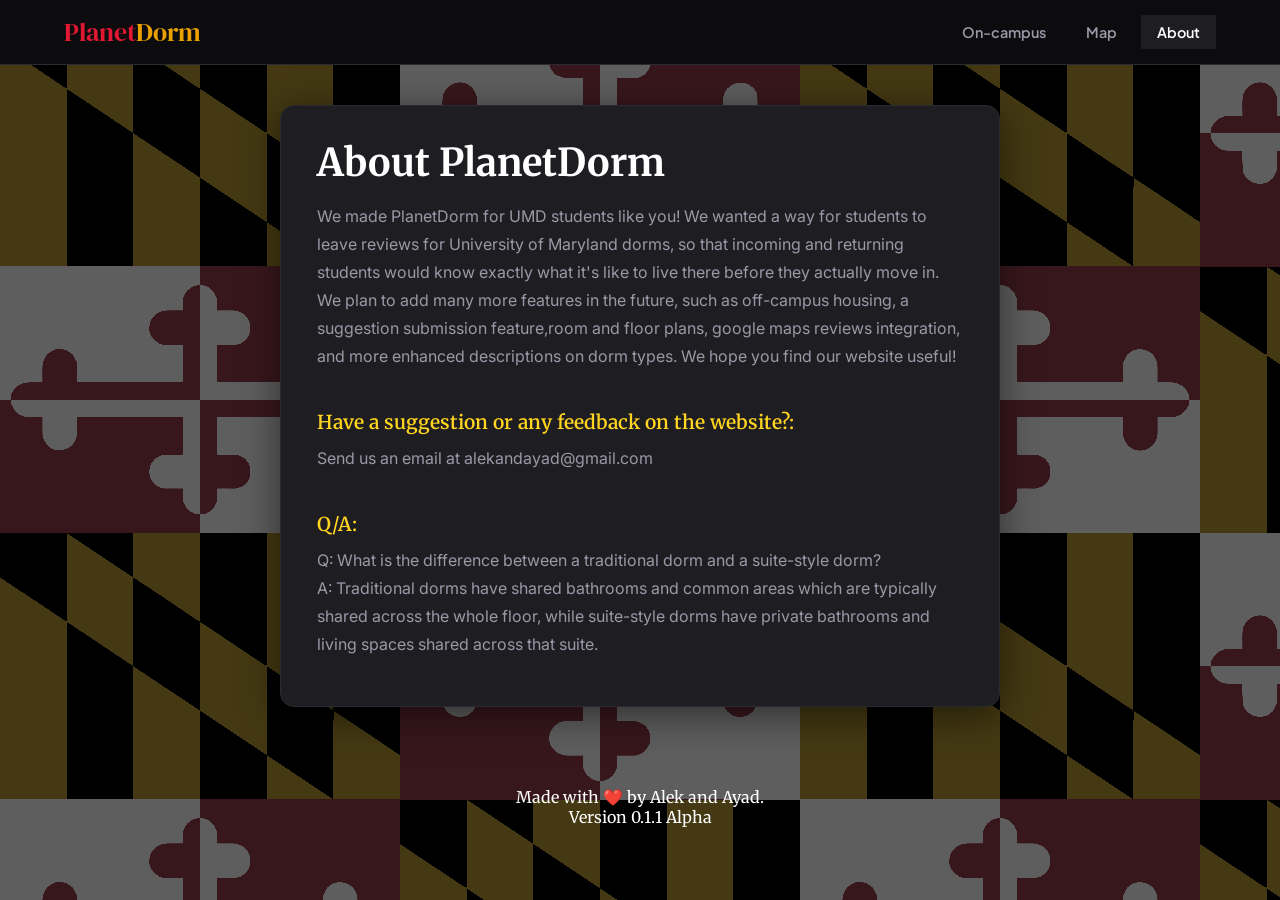
<file: planetdorm/about.html>
<!DOCTYPE html>
<html lang="en">
<head>
<meta charset="UTF-8">
<meta name="viewport" content="width=device-width, initial-scale=1.0">
<title>About – PlanetDorm</title>
<link rel="stylesheet" href="styles.css">
<link href="https://fonts.googleapis.com/css2?family=Inter:wght@400;600&family=Merriweather:wght@700&display=swap" rel="stylesheet">
<style>
  .about-container {
    max-width: 720px;
    margin: 40px auto 60px;
    padding: 32px 36px 48px;
    background: var(--surface2);
    border: 1px solid var(--border);
    border-radius: 14px;
    box-shadow: 0 8px 40px rgba(0, 0, 0, 0.5);
  }

  @media(max-width: 768px) {
    .about-container {
      margin: 16px;
      padding: 20px 18px 32px;
    }
  }

  .about-container h1 {
    font-family: 'Merriweather', serif;
    font-size: 2.4rem;
    color: var(--text);
    margin-bottom: 16px;
  }

  .about-container h2 {
    font-family: 'Merriweather', serif;
    font-size: 1.2rem;
    font-weight: 600;
    color: var(--gold);
    margin: 40px 0 10px;
  }

  .about-container p {
    font-family: 'Inter', sans-serif;
    color: var(--text-dim);
    line-height: 1.75;
    font-size: 1rem;
  }
</style>
</head>
<body>

<nav>
  <div class="nav-inner">
    <div class="logo" onclick="location.href='index.html'">Planet<span style="color:#EAA000">Dorm</span></div>
    <button class="nav-toggle" id="navToggle" aria-label="Toggle menu" onclick="document.getElementById('navLinks').classList.toggle('open');this.classList.toggle('open')">
      <span></span><span></span><span></span>
    </button>
    <div class="nav-links" id="navLinks">
      <button onclick="location.href='index.html'" data-section="home">On-campus</button>
      <button onclick="location.href='index.html#map'" data-section="map">Map</button>
      <button class="active" onclick="location.href='about.html'">About</button>
    </div>
  </div>
</nav>

<div class="about-container">
  <h1>About PlanetDorm</h1>
  <p>We made PlanetDorm for UMD students like you! We wanted a way for students to leave reviews for University of Maryland dorms,
    so that incoming and returning students would know exactly what it's like to live there before they actually move in. We plan to add
    many more features in the future, such as off-campus housing, a suggestion submission feature,room and floor plans,
     google maps reviews integration, and more enhanced descriptions on dorm types.
     We hope you find our website useful!
  </p>

  <h2>Have a suggestion or any feedback on the website?:</h2>
  <p>Send us an email at alekandayad@gmail.com</p>

  <h2>Q/A:</h2>
  <p>Q: What is the difference between a traditional dorm and a suite-style dorm?</p>
  <p>A: Traditional dorms have shared bathrooms and common areas which are typically shared across the whole floor,
     while suite-style dorms have private bathrooms and living spaces shared across that suite.</p>
</div>

<footer style="text-align:center; padding: 20px; color: #ffffff; font-size: 1rem;">
  Made with ❤️ by Alek and Ayad.
  <br> Version 0.1.1 Alpha
</footer>

</body>
</html>
</file>
<file: assets/css/chrome.css>
/* ============================================================= *
 * Shared site chrome: nav bar, theme toggles, hamburger, slim   *
 * scrollbars, loading spinner.                                  *
 *                                                               *
 * These rules were byte-identical in styles.css and the dorm-   *
 * reviews stylesheet. Both now link this file FIRST, then their *
 * own sheet on top -- so a page-specific override (e.g. the     *
 * reviews page setting DM Sans on the nav) still wins.           *
 *                                                               *
 * The two pages run different palettes, so the scrollbar reads  *
 * its colours from --scrollbar-thumb / --scrollbar-thumb-hover; *
 * the defaults below track the site tokens and reviews.css      *
 * repoints them at its own.                                     *
 * ============================================================= */

/* Tokens the chrome needs. Owned here so neither stylesheet has to
   redeclare them; page palettes live in styles.css / reviews.css. */
:root {
  /* Warm cream ground; --field stays white so cards lift off it. */
  --bg: #f2e8dc;
  --ink: #17161a;
  --dim: #6e6c75;
  --line: #e0d6c8;
  --red: #E21833;
  --logo-gold: #d9a300;

  --scrollbar-thumb: var(--dim);
  --scrollbar-thumb-hover: var(--ink);
}

:root[data-theme="dark"] {
  --bg: #131215;
  --ink: #f2f0eb;
  --dim: #97949e;
  --line: #2c2a30;
  --logo-gold: #ffd200;
}

/* ---------------- RESET ---------------- */
* {
  margin: 0;
  padding: 0;
  box-sizing: border-box;
  -webkit-tap-highlight-color: transparent;
}

/* ---------------- SCROLLBARS ---------------- */
/* Slim, trackless scrollbars everywhere (Firefox + WebKit). */
* { scrollbar-width: thin; scrollbar-color: var(--scrollbar-thumb) transparent; }

::-webkit-scrollbar { width: 12px; height: 12px; background: transparent; }
::-webkit-scrollbar-track { background: transparent; border: none; box-shadow: none; }
::-webkit-scrollbar-thumb {
  background: var(--scrollbar-thumb);
  border-radius: 999px;
  /* Transparent border keeps the thumb visually slim inside the gutter. */
  border: 3px solid transparent;
  background-clip: content-box;
}
::-webkit-scrollbar-thumb:hover { background: var(--scrollbar-thumb-hover); background-clip: content-box; }
::-webkit-scrollbar-corner { background: transparent; }

/* ---------------- NAV ---------------- */
/* No font-family here: styles.css pages inherit DM Sans from :root, and
   reviews.css sets it on nav explicitly, so its own rule wins. */
nav {
  position: sticky;
  top: 0;
  z-index: 1000;
  background: var(--bg);
  border-bottom: 1px solid var(--line);
  isolation: isolate;
}

.nav-inner {
  display: grid;
  grid-template-columns: 1fr auto 1fr;
  align-items: center;
  gap: 24px;
  padding: 18px 40px;
}

.logo {
  font-size: 1.45rem;
  font-weight: 800;
  letter-spacing: -0.01em;
  color: var(--red);
  cursor: pointer;
  line-height: 1;
}

.logo span { color: var(--logo-gold); }

.nav-right {
  display: flex;
  align-items: center;
  justify-content: flex-end;
  gap: 20px;
}

.nav-links {
  display: flex;
  align-items: center;
  justify-content: center;
  gap: 28px;
}

.nav-links button {
  background: none;
  border: none;
  padding: 0 0 3px;
  font-size: 0.92rem;
  font-weight: 600;
  color: var(--dim);
  cursor: pointer;
  border-bottom: 2px solid transparent;
  transition: color 0.15s;
}

.nav-links button:hover { color: var(--ink); }

.nav-links button.active {
  color: var(--ink);
  border-bottom-color: var(--red);
}

/* Icon theme toggle in the top bar. Both icons stay in the DOM, stacked;
   switching themes rotates/fades one out and the other in. */
.theme-toggle {
  background: none;
  border: none;
  padding: 0;
  position: relative;
  width: 16px;
  height: 16px;
  color: var(--dim);
  cursor: pointer;
  transition: color 0.15s;
}

.theme-toggle:hover { color: var(--ink); }

.theme-toggle svg {
  position: absolute;
  inset: 0;
  transition: transform 0.4s ease, opacity 0.25s ease;
}

.theme-toggle .icon-moon { opacity: 0; transform: rotate(-90deg) scale(0.6); }
:root[data-theme="dark"] .theme-toggle .icon-sun { opacity: 0; transform: rotate(90deg) scale(0.6); }
:root[data-theme="dark"] .theme-toggle .icon-moon { opacity: 1; transform: none; }

/* In-menu theme toggle (mobile only). Both icons share one grid cell so
   they rotate/fade over each other like the top-bar toggle; only the
   label swaps instantly. */
.nav-theme-toggle {
  display: none;
  align-items: center;
  gap: 12px;
  grid-template-columns: 18px 1fr;
}
.nav-theme-toggle svg {
  grid-area: 1 / 1;
  transition: transform 0.4s ease, opacity 0.25s ease;
}
.nav-theme-toggle span { grid-area: 1 / 2; }
.nav-theme-toggle .icon-moon { opacity: 0; transform: rotate(-90deg) scale(0.6); }
:root[data-theme="dark"] .nav-theme-toggle .icon-sun { opacity: 0; transform: rotate(90deg) scale(0.6); }
:root[data-theme="dark"] .nav-theme-toggle .icon-moon { opacity: 1; transform: none; }
.nav-theme-toggle .label-dark { display: none; }
:root[data-theme="dark"] .nav-theme-toggle .label-light { display: none; }
:root[data-theme="dark"] .nav-theme-toggle .label-dark { display: inline; }

/* Hamburger. */
.nav-toggle {
  display: none;
  background: none;
  border: none;
  color: var(--ink);
  cursor: pointer;
  padding: 6px;
  flex-direction: column;
  gap: 5px;
}

.nav-toggle span {
  display: block;
  width: 22px;
  height: 2px;
  background: var(--ink);
  border-radius: 2px;
  transition: transform 0.25s, opacity 0.2s;
  transform-origin: center;
}

.nav-toggle.open span:nth-child(1) { transform: translateY(7px) rotate(45deg); }
.nav-toggle.open span:nth-child(2) { opacity: 0; }
.nav-toggle.open span:nth-child(3) { transform: translateY(-7px) rotate(-45deg); }

/* ---------------- LOADING ---------------- */
.reviews-loading {
  display: none;
  align-items: center;
  justify-content: center;
  padding: 40px;
}
.reviews-loading.visible { display: flex; }
.reviews-loading-icon { width: 56px; height: 48px; }

/* ---------------- NAV: MOBILE ---------------- */
@media (max-width: 768px) {
  /* Links collapse into a fullscreen overlay, so drop the 3-zone grid back to
     a simple logo-left / hamburger-right bar. */
  .nav-inner { display: flex; justify-content: space-between; padding: 16px 20px; }

  .nav-toggle { display: flex; position: relative; z-index: 1000; }
  .nav-right { gap: 14px; }
  .nav-right > .theme-toggle { display: none; }

  .nav-links {
    display: none;
    position: fixed;
    inset: 0;
    background: var(--bg);
    flex-direction: column;
    align-items: flex-start;
    gap: 4px;
    padding: 80px 16px 32px;
    z-index: 999;
    overflow-y: auto;
  }
  .nav-links.open { display: flex; }
  /* The drawer covers the viewport; the page must not scroll behind it. */
  body.nav-open { overflow: hidden; }
  .nav-links button {
    width: 100%;
    text-align: left;
    padding: 16px 20px;
    font-size: 1.1rem;
    border-bottom: none;
  }
  .nav-links button.active { border-bottom: none; color: var(--red); }
  .nav-theme-toggle { display: grid; margin-top: auto; border-top: 1px solid var(--line); padding-top: 24px; }
}
</file>
<file: assets/css/styles.css>
/* ============================================================= *
 * PlazaDorm v2 — flat / editorial redesign                     *
 * Light is the default theme; dark is opt-in via                *
 * :root[data-theme="dark"].                                      *
 * ============================================================= */

/* Load DM Sans from the stylesheet so every page that links it
   (index + about/privacy/terms) gets the font, not just index. */
@import url('https://fonts.googleapis.com/css2?family=DM+Sans:wght@400;500;600;700;800&display=swap');

:root {
  /* --bg / --ink / --dim / --line / --red / --logo-gold come from chrome.css. */
  --red-dark: #B01228;
  --gold: #cc9b00;
  --field: #fdf8f1;
  --hover: rgba(0, 0, 0, 0.04);
  --green: #0e7a52;
  --orange: #c05f00;
  --plat-grad: linear-gradient(110deg, #5d7488 0%, #c9d6e0 25%, #8fa5b5 45%, #52687b 60%, #c9d6e0 80%, #5d7488 100%);

  /* Legacy aliases so the map / lightbox / nav machinery keeps working. */
  --text: var(--ink);
  --text-dim: var(--dim);
  --border: var(--line);
  --surface: var(--field);
  --surface2: var(--field);
  --surface3: #e9e0d3;
  --nav-bg: var(--bg);
  --blue: #2563eb;

  --font: 'DM Sans', sans-serif;
  --font-map: 'DM Sans', sans-serif;  /* map markers + key */
  font-family: var(--font);
  color: var(--ink);
}

:root[data-theme="dark"] {
  --field: #1b1a1e;
  --hover: rgba(255, 255, 255, 0.06);
  --green: #4cc492;
  --orange: #e59a4b;
  --gold: #f0c53c;
  --plat-grad: linear-gradient(110deg, #9fb6c9 0%, #ffffff 25%, #cfe2ef 45%, #a7c4d8 60%, #ffffff 80%, #9fb6c9 100%);

  --surface3: #2c2a30;
  --blue: #60A5FA;
}

/* The * reset lives in chrome.css. */

body {
  background: var(--bg);
  color: var(--ink);
  font-family: var(--font);
  -webkit-font-smoothing: antialiased;
}

/* Scrollbars live in chrome.css (default tokens already match). */

input, textarea, button {
  font-family: var(--font);
}

input::placeholder, textarea::placeholder {
  color: var(--dim);
}

@keyframes platShine { to { background-position: -200% center; } }

/* NAV, theme toggles and the hamburger live in chrome.css (shared with the
   dorm-reviews stylesheet). The nav inherits DM Sans from :root here. */

/* ---------------- HERO ---------------- */
.hero {
  width: 100%;
  padding: 56px 48px;
  border-bottom: 1px solid var(--line);
  position: relative;
  overflow: hidden;
  /* Image-forward hero: tall enough for the photograph to read, capped so
     it never pushes the hall list entirely below the fold. */
  min-height: clamp(360px, 46vh, 540px);
  display: flex;
  align-items: center;
}

/* Full-bleed campus photograph behind the hero copy. This is a real <img>
   rather than a background-image so the browser can pick a srcset candidate
   for the viewport and treat it as the LCP element. */
.hero-media {
  position: absolute;
  inset: 0;
  z-index: 0;
  overflow: hidden;
}

/* Blurred flag fallback, carried over from the original hero. It lives on its
   own layer rather than on .hero-media so the blur cannot bleed onto the
   photograph or the scrim. Visible while the photo decodes, and whenever no
   photo has been added yet. scale() hides the soft edge blur() leaves behind. */
.hero-media::before {
  content: '';
  position: absolute;
  inset: 0;
  z-index: 0;
  background: url("../img/flag-800.png") center / cover no-repeat;
  filter: blur(3px);
  transform: scale(1.05);
  opacity: 0.28;
}

:root[data-theme="dark"] .hero-media::before { opacity: 0.45; }

.hero-media img {
  display: block;
  width: 100%;
  height: 100%;
  object-fit: cover;
  /* Biased below centre: campus shots put sky in the top third. */
  object-position: center 58%;
  /* Positioned so it paints above the absolutely-placed flag layer. */
  position: relative;
  z-index: 1;
}

/* A missing photo falls back to the flag above rather than a broken-image
   glyph (data-error is set by the img onerror handler). */
.hero-media img[data-error] { display: none; }

/* Scrim. The hero copy is themed (var(--ink)), not hard-coded white, so the
   wash runs toward --bg on both themes and the text keeps its contrast
   whatever photograph gets dropped in. */
.hero-media::after {
  content: '';
  position: absolute;
  inset: 0;
  z-index: 2;
  background:
    radial-gradient(ellipse 85% 75% at 50% 50%, var(--bg) 25%, rgba(0, 0, 0, 0) 75%),
    linear-gradient(to top, var(--bg) 0%, rgba(0, 0, 0, 0) 45%);
  opacity: 0.93;
}

:root[data-theme="dark"] .hero-media::after { opacity: 0.88; }

/* Every child except the photo layer sits above it. */
.hero > *:not(.hero-media) {
  position: relative;
  z-index: 1;
  width: 100%;
}

/* Hero copy is centred over the photograph. */
.hero-main { text-align: center; }

.hero h1 {
  font-weight: 800;
  font-size: clamp(2.4rem, 4.5vw, 3.8rem);
  line-height: 1.08;
  letter-spacing: -0.02em;
  margin: 0 auto 14px;
  max-width: 16em;
}

.hero h1 .dot { color: var(--red); }

.hero p {
  color: var(--dim);
  font-size: 1.02rem;
  margin: 0 auto 40px;
  max-width: 34em;
}

/* Slot-machine reel on the hero subhead: the last word whirls through a
   handful of candidates and decelerates onto "home". The visible reel is
   aria-hidden and paired with an .sr-only "home", so assistive tech reads the
   settled sentence rather than thirteen stray nouns. */
.reel {
  display: inline-block;
  overflow: hidden;
  vertical-align: bottom;
  /* Height and width are pinned in px by script.js once the webfont has
     loaded; these are the pre-script fallbacks. */
  height: 1.25em;
  line-height: 1.25em;
}

.reel__track { display: block; }

.reel__word {
  display: block;
  height: 1.25em;
  line-height: 1.25em;
  /* max-content keeps each word at its natural width so the script can
     measure it — as plain blocks they would all inherit the reel width and
     every measurement would come back identical. */
  width: max-content;
  white-space: nowrap;
}

/* Once script.js has measured the words it locks the reel to the widest cell
   and adds .reel--sized. The cells then fill that fixed box and centre their
   text, so the sentence around the reel never reflows mid-spin.

   That box is wider than "home.", though, so laying the line out around it
   would leave the whole sentence off-centre for the length of the spin. The
   surplus is bled back out through negative margins (--reel-bleed, set in px
   by script.js) so the line takes up exactly the width of the settled
   sentence while the reel still paints its full width, centred on the same
   axis as every word inside it. */
.reel--sized {
  margin-left: calc(-1 * var(--reel-bleed, 0px));
  margin-right: calc(-1 * var(--reel-bleed, 0px));
}

.reel--sized .reel__word {
  width: 100%;
  text-align: center;
}

.sr-only {
  position: absolute;
  width: 1px;
  height: 1px;
  padding: 0;
  margin: -1px;
  overflow: hidden;
  clip: rect(0, 0, 0, 0);
  white-space: nowrap;
  border: 0;
}

/* Search field, styled after resider.ca's hero combobox: a solid rounded
   card floating over the photograph with a leading magnifier, a hairline
   ring at rest and an accent ring on focus. Replaces the old underline
   field, so the grow-on-focus transition is gone — the bar spans the full
   hero width. */
.hero-search-wrap {
  position: relative;
  width: 100%;
}

.hero-search-icon {
  position: absolute;
  z-index: 2;
  left: 16px;
  top: 50%;
  transform: translateY(-50%);
  width: 20px;
  height: 20px;
  color: var(--dim);
  pointer-events: none;
}

.hero-search {
  width: 100%;
  /* Left padding clears the magnifier. */
  padding: 14px 16px 14px 48px;
  border: none;
  border-radius: 12px;
  /* Slightly translucent so the photograph reads through the card. */
  background: var(--field); /* fallback where color-mix is unsupported */
  background: color-mix(in srgb, var(--field) 94%, transparent);
  -webkit-backdrop-filter: blur(10px);
  backdrop-filter: blur(10px);
  color: var(--ink);
  font-size: 1rem;
  font-weight: 500;
  outline: none;
  box-shadow:
    0 0 0 1px var(--line),
    0 1px 3px rgba(0, 0, 0, 0.1),
    0 1px 2px -1px rgba(0, 0, 0, 0.1);
  transition: box-shadow 0.18s ease, background-color 0.18s ease;
}

.hero-search:focus {
  background: var(--field);
  box-shadow:
    0 0 0 2px var(--red),
    0 1px 3px rgba(0, 0, 0, 0.1),
    0 1px 2px -1px rgba(0, 0, 0, 0.1);
}

/* ---------------- SECTIONS ---------------- */
.section {
  display: none;
  width: 100%;
  padding: 0 48px;
}

.section.active { display: block; }

#section-map.section { padding: 0; }

/* ---------------- FILTER BAND ---------------- */
.filter-band {
  width: 100%;
}

/* Pill with a chevron that flips when the band opens. */
.filter-toggle {
  display: flex;
  align-items: center;
  gap: 8px;
  /* Same outlined pill as the sort dropdown it sits opposite: hairline ring,
     no fill, ink label. */
  background: transparent;
  border: 1px solid var(--line);
  border-radius: 999px;
  padding: 8px 16px;
  cursor: pointer;
  color: var(--ink);
  font-size: 0.92rem;
  font-weight: 800;
  transition: background 0.15s;
}

@media (hover: hover) {
  .filter-toggle:hover { background: var(--hover); }
}

/* Open reads from the fill and the chevron flip; the ring stays neutral. */
.filter-toggle.open { background: var(--hover); }

.filter-row-left {
  display: flex;
  flex-direction: column;
  align-items: flex-start;
  gap: 6px;
}

.filter-toggle svg { transition: transform 0.3s ease; }
.filter-toggle.open svg { transform: rotate(180deg); }

.filter-band-body {
  display: grid;
  grid-template-rows: 0fr;
  transition: grid-template-rows 0.35s ease;
}

.filter-band.open .filter-band-body { grid-template-rows: 1fr; }

.filter-band-inner {
  overflow: hidden;
  min-height: 0;
  display: flex;
  flex-direction: column;
  gap: 12px;
  opacity: 0;
  transform: translateY(-8px);
  /* Padding lives only in the open state: it can't shrink with the 0fr
     row, so it would hold the collapsed band ~34px open. */
  transition: opacity 0.25s ease, transform 0.35s ease, padding 0.35s ease;
}

.filter-band.open .filter-band-inner {
  opacity: 1;
  transform: none;
  padding: 14px 8px 20px;
}

.filter-line {
  display: flex;
  align-items: center;
  gap: 10px 22px;
  flex-wrap: wrap;
}

.filter-label {
  font-size: 0.92rem;
  font-weight: 800;
  letter-spacing: 0.02em;
  color: var(--dim);
  width: 110px;
  flex-shrink: 0;
}

.chip-group {
  display: flex;
  align-items: center;
  gap: 10px;
  flex-wrap: wrap;
}

.chip {
  border: 1px solid var(--line);
  background: none;
  color: var(--dim);
  border-radius: 999px;
  padding: 6px 14px;
  font-size: 0.82rem;
  font-weight: 600;
  cursor: pointer;
  transition: border-color 0.15s, background 0.15s, color 0.15s;
}

.chip:hover { border-color: var(--ink); }

.chip.active {
  background: var(--ink);
  color: var(--bg);
  border-color: var(--ink);
}

.clear-all {
  border: none;
  background: none;
  color: var(--red);
  font-size: 0.82rem;
  font-weight: 700;
  cursor: pointer;
  padding: 6px 4px;
  text-decoration: underline;
}

/* ---------------- COUNT + SORT ---------------- */
/* 8px side padding matches .dorm-row so the toggle lines up with the
   thumbnails and the sort options with the ratings column. */
.count-sort-row {
  display: flex;
  align-items: baseline;
  justify-content: space-between;
  gap: 16px;
  flex-wrap: wrap;
  padding: 24px 8px 8px;
}

/* Lives at the bottom of the filter band, so it collapses with it. */
.count-label {
  font-size: 0.88rem;
  color: var(--dim);
  font-weight: 600;
  margin-top: 4px;
}

.sort-row {
  display: flex;
  align-items: baseline;
  gap: 14px;
}

.sort-opt {
  background: none;
  border: none;
  padding: 0 0 2px;
  font-size: 0.95rem;
  text-transform: none;
  letter-spacing: normal;
  font-weight: 600;
  color: var(--dim);
  cursor: pointer;
  border-bottom: 2px solid transparent;
  transition: color 0.15s;
}

.sort-opt:hover { color: var(--ink); }

.sort-opt.active {
  color: var(--ink);
  border-bottom-color: var(--red);
}

/* Mobile-only replacement for the sort text buttons. */
.sort-select {
  display: none;
  appearance: none;
  -webkit-appearance: none;
  border: 1px solid var(--line);
  background: none;
  color: var(--ink);
  border-radius: 999px;
  padding: 6px 30px 6px 14px;
  font: inherit;
  font-size: 0.92rem;
  text-transform: none;
  letter-spacing: normal;
  font-weight: 600;
  cursor: pointer;
  background-image: url("data:image/svg+xml,%3Csvg xmlns='http://www.w3.org/2000/svg' width='12' height='12' viewBox='0 0 24 24' fill='none' stroke='%23888' stroke-width='2.5' stroke-linecap='round' stroke-linejoin='round'%3E%3Cpath d='M6 9l6 6 6-6'/%3E%3C/svg%3E");
  background-repeat: no-repeat;
  background-position: right 12px center;
}

/* ---------------- DIRECTORY LIST ---------------- */
.dorm-list {
  display: flex;
  flex-direction: column;
  padding-bottom: 80px;
}

.dorm-row {
  display: grid;
  grid-template-columns: 104px 1fr auto auto;
  gap: 24px;
  align-items: center;
  padding: 20px 8px;
  border-bottom: 1px solid var(--line);
  cursor: pointer;
  transition: background 0.15s;
}

.dorm-row:hover { background: var(--hover); }

/* Heart button for saving halls (browse rows + detail header). */
.save-btn {
  background: none;
  border: none;
  padding: 8px;
  display: flex;
  align-items: center;
  color: var(--dim);
  cursor: pointer;
  transition: color 0.15s, transform 0.15s;
}
.save-btn svg { fill: none; }
.save-btn:hover { color: var(--red); transform: scale(1.1); }
.save-btn.saved { color: var(--red); }
.save-btn.saved svg { fill: currentColor; }

.dorm-row .thumb {
  width: 104px;
  height: 72px;
  background-size: cover;
  background-position: center;
  background-color: var(--line);
}

.dorm-row .row-body { min-width: 0; }

.dorm-row .row-body h3 {
  font-weight: 700;
  font-size: 1.1rem;
  margin: 0 0 3px;
}

.dorm-row .row-meta {
  font-size: 0.85rem;
  color: var(--dim);
}

.dorm-row .row-rating {
  text-align: right;
  flex-shrink: 0;
}

.dorm-row .row-rating .num {
  font-size: 1.15rem;
  font-weight: 800;
}

.dorm-row .row-rating .cnt {
  font-size: 0.78rem;
  color: var(--dim);
}

.no-results {
  color: var(--dim);
  padding: 40px 8px;
  font-size: 0.95rem;
}

/* Phones: the 4-column row squeezes the hall name into a sliver. Reflow to
   two rows — name + meta on top, the rating line underneath — with the
   photo spanning both rows and the heart pinned to the right. */
@media (max-width: 640px) {
  .dorm-row {
    grid-template-columns: 88px 1fr auto;
    grid-template-rows: auto auto;
    gap: 2px 14px;
    padding: 16px 8px;
  }
  .dorm-row .thumb { grid-row: 1 / -1; width: 88px; height: 66px; }
  .dorm-row .row-body { grid-column: 2; grid-row: 1; }
  .dorm-row .row-body h3 { font-size: 1rem; }
  .dorm-row .row-rating {
    grid-column: 2;
    grid-row: 2;
    display: flex;
    align-items: baseline;
    gap: 8px;
    text-align: left;
  }
  .dorm-row .row-rating .num { font-size: 0.95rem; }
  .dorm-row .save-btn { grid-column: 3; grid-row: 1 / -1; }
}

/* Highlight colour for a hall's rating tier, used wherever hovering or
   selecting a dorm outlines it — the map markers and the sidebar cards. Set
   on the element itself so both read from one place. Diamond gets a flat
   silver here for the halo; the ring itself is drawn as a gradient below.
   Unrated halls highlight in --ink: black on the light theme, per the same
   rule the buildings follow, and legible instead of invisible on the dark. */
.tier-red { --tier-hi: var(--red); }
.tier-orange { --tier-hi: var(--orange); }
.tier-gold { --tier-hi: var(--gold); }
.tier-plat { --tier-hi: #9fb6c9; }
.tier-none { --tier-hi: var(--ink); }

:root[data-theme="dark"] .tier-plat { --tier-hi: #cfe2ef; }

/* Rating tier colours (shared everywhere). */
.rating-red { color: var(--red); }
.rating-orange { color: var(--orange); }
.rating-gold { color: var(--gold); }
.rating-dim { color: var(--dim); }
.rating-plat {
  color: transparent;
  background-image: var(--plat-grad);
  background-size: 200% auto;
  -webkit-background-clip: text;
  background-clip: text;
  -webkit-text-fill-color: transparent;
  animation: platShine 2.5s linear infinite;
}

/* Loading spinner lives in chrome.css. */

/* ---------------- DISCLAIMER ---------------- */
.site-disclaimer {
  text-align: center;
  font-size: 0.75rem;
  color: var(--dim);
  margin: 0;
  padding: 20px 24px 28px;
}

/* ============================================================= *
 * MAP VIEW (real MapLibre map — production replacement for the  *
 * prototype's placeholder). Re-themed onto v2 tokens.           *
 * ============================================================= */
/* The map view fills the viewport; without this, swipes over marker pills
   or the bottom sheet rubber-band the page behind the map on mobile. */
body.map-view-active { overflow: hidden; }

.map-split {
  display: flex;
  height: calc(100dvh - 62px);
  border-top: 1px solid var(--line);
  position: relative;
}

.map-sidebar {
  width: 420px;
  flex: none;
  display: flex;
  flex-direction: column;
  background: var(--bg);
  border-right: 1px solid var(--line);
  overflow: hidden;
  transition: width 0.28s ease, opacity 0.2s ease;
}

.map-split.sidebar-collapsed .map-sidebar {
  width: 0;
  opacity: 0;
  border-right: none;
}

.map-sidebar-head {
  padding: 20px 22px 14px;
  border-bottom: 1px solid var(--line);
  flex: none;
}

.map-sidebar-head h2 {
  font-weight: 800;
  letter-spacing: -0.02em;
  color: var(--ink);
  font-size: 1.7rem;
  margin: 0 0 14px;
  white-space: nowrap;
}

.map-sidebar-head h2 .dot { color: var(--red); }

.map-search {
  display: flex;
  align-items: center;
  gap: 9px;
  padding: 10px 13px;
  background: var(--field);
  border: 1px solid var(--line);
  border-radius: 10px;
  color: var(--dim);
}

.map-search input {
  border: none;
  background: transparent;
  outline: none;
  color: var(--ink);
  font: inherit;
  font-size: 0.92rem;
  width: 100%;
}


.map-sidebar-list {
  flex: 1;
  overflow-y: auto;
  padding: 14px 16px 24px;
  display: flex;
  flex-direction: column;
  gap: 12px;
  scrollbar-width: thin;
  scrollbar-color: var(--surface3) transparent;
  /* Keep touch scrolling inside the list: without this, hitting the top or
     bottom chains the scroll to the page and drags the map view with it. */
  overscroll-behavior: contain;
  touch-action: pan-y;
}
.map-sidebar-list::-webkit-scrollbar { width: 6px; }
.map-sidebar-list::-webkit-scrollbar-track { background: transparent; }
.map-sidebar-list::-webkit-scrollbar-thumb { background: var(--surface3); border-radius: 999px; }
.map-sidebar-list::-webkit-scrollbar-thumb:hover { background: var(--dim); }

/* Sidebar dorm cards (map only). */
.map-card {
  flex: none;
  display: grid;
  grid-template-columns: 88px 1fr;
  gap: 14px;
  align-items: center;
  background: var(--field);
  border: 1px solid var(--line);
  border-radius: 10px;
  padding: 12px;
  cursor: pointer;
  scroll-margin-top: 14px;
  transition: border-color 0.15s, box-shadow 0.15s, transform 0.15s;
}

.map-card .map-card-img {
  width: 88px;
  height: 62px;
  border-radius: 6px;
  background-size: cover;
  background-position: center;
  background-color: var(--line);
}

.map-card h3 { font-size: 0.98rem; font-weight: 700; margin: 0 0 3px; }
.map-card .map-card-meta { font-size: 0.76rem; color: var(--dim); }
.map-card .map-card-rating { font-size: 0.8rem; font-weight: 800; margin-top: 4px; }

.map-card.marker-active,
.map-card.marker-selected {
  border-color: var(--tier-hi, var(--logo-gold));
  box-shadow: 0 0 0 2px color-mix(in srgb, var(--tier-hi, var(--logo-gold)) 55%, transparent);
  transform: translateY(-2px);
}

/* Diamond outlines in the real gradient: the border box carries --plat-grad
   while a solid layer masks the padding box back to the card's own colour. */
.map-card.tier-plat.marker-active,
.map-card.tier-plat.marker-selected {
  border-color: transparent;
  background:
    linear-gradient(var(--field), var(--field)) padding-box,
    var(--plat-grad) border-box;
  background-size: auto, 200% auto;
  animation: platShine 2.5s linear infinite;
}

/* Open button: only visible on the selected card. */
.map-card .map-card-open {
  display: none;
  border: none;
  border-radius: 8px;
  background: var(--red);
  color: #fff;
  padding: 7px 14px;
  font-size: 0.78rem;
  font-weight: 700;
  cursor: pointer;
  transition: background 0.15s;
}
.map-card .map-card-open:hover { background: var(--red-dark); }
.map-card.marker-selected { grid-template-columns: 88px 1fr auto; }
.map-card.marker-selected .map-card-open { display: inline-block; }

.map-sheet-handle { display: none; }

.map-sidebar-toggle {
  position: absolute;
  top: 18px;
  left: 380px;
  transform: translateX(-50%);
  z-index: 5;
  width: 30px;
  height: 30px;
  display: flex;
  align-items: center;
  justify-content: center;
  background: var(--field);
  color: var(--ink);
  border: 1px solid var(--line);
  border-radius: 50%;
  cursor: pointer;
  box-shadow: 0 3px 10px rgba(0, 0, 0, 0.12);
  transition: left 0.28s ease;
}
.map-split.sidebar-collapsed .map-sidebar-toggle { left: 8px; transform: none; }
.map-split.sidebar-collapsed .map-sidebar-toggle svg { transform: rotate(180deg); }

.map-container {
  background: var(--field);
  overflow: hidden;
  position: relative;
  flex: 1;
  min-width: 0;
  /* Own stacking context: markers (z-index up to 10) must never paint over
     the sidebar/bottom sheet (z-index 6), which lives outside this box. */
  z-index: 1;
}

#mapFrame { width: 100%; height: 100%; }

/* Markers. touch-action keeps a swipe that starts on a marker from turning
   into a page scroll on mobile. The element is a zero-size point that the
   capsule hangs off (see .map-marker-plate); the capsule still takes clicks
   and hovers, since hit-testing follows the painted child, not the parent. */
.map-marker {
  cursor: pointer;
  touch-action: none;
  width: 0;
  height: 0;
}
.map-labels-hidden .map-marker { display: none; }
/* Map key (bottom-left control): building colors + route line legend, with
   the labels toggle inside. Swatch colors mirror DORM_AREA_COLORS in
   script.js — keep the two in sync. */
/* Map key and markers set the font explicitly because MapLibre puts
   Helvetica on the map container — see --font-map in :root. */
.map-key {
  background: var(--field);
  border-radius: 14px;
  box-shadow: 0 0 0 2px rgba(0, 0, 0, 0.1);
  padding: 9px 12px 10px;
  font-family: var(--font-map);
  color: var(--ink);
}
.map-key-row {
  display: flex;
  align-items: center;
  gap: 7px;
  font-size: 0.74rem;
  font-weight: 600;
  line-height: 1.9;
  white-space: nowrap;
}
.map-key-swatch { width: 10px; height: 10px; border-radius: 3px; flex: none; }
.map-key-swatch.north { background: #e21833; }
.map-key-swatch.south { background: #e8a000; }
.map-key-swatch.commons { background: #2f6fd0; }
.map-key-line { width: 12px; border-top: 3px solid #e21833; border-radius: 2px; flex: none; }
.map-key .map-labels-toggle {
  margin-top: 8px;
  width: 100%;
  height: 28px;
  border: 1px solid var(--line);
  border-radius: 6px;
  background: none;
  color: var(--ink);
  font-family: var(--font-map);
  font-size: 0.72rem;
  font-weight: 700;
  white-space: nowrap;
  cursor: pointer;
  transition: background 0.15s;
}
.map-key .map-labels-toggle:hover { background: rgba(0, 0, 0, 0.05); }

/* One capsule per location: the coloured disc and the name share a single
   plate, so the icon reads as part of the label rather than a chip parked
   next to it.

   The marker element itself is a zero-size point and the capsule hangs off it
   absolutely. MapLibre anchors on the element box, so a capsule in the flow
   would centre the whole pill on the coordinate and push the disc off the
   roof point liftMarkersToRoofs() picked; at 0x0 the anchor is the point and
   the offsets below put the disc exactly on it. */
.map-marker-plate {
  position: absolute;
  bottom: 0;
  left: -15.5px; /* 1.5px border + 3px padding + half the 22px disc, so the disc centres on the point */
  display: flex;
  align-items: center;
  gap: 7px;
  padding: 3px 11px 3px 3px;
  /* A real border rather than a ring shadow, so the diamond tier can paint
     the gradient into it (see below). */
  border: 1.5px solid var(--line);
  border-radius: 999px;
  background: var(--field);
  box-shadow: 0 2px 8px rgba(0, 0, 0, 0.18);
  font-family: var(--font-map); /* MapLibre sets Helvetica on the map container */
  line-height: 1.25;
  white-space: nowrap;
  transition: transform 0.12s ease, box-shadow 0.12s ease, border-color 0.12s ease;
}

/* Filled disc with a knocked-out glyph. The fill is set per marker from
   DORM_AREA_COLORS so it matches the building underneath and the swatches
   in the key. */
.map-marker-icon {
  flex: none;
  width: 22px;
  height: 22px;
  border-radius: 50%;
  display: flex;
  align-items: center;
  justify-content: center;
  background: var(--marker-color, var(--dim));
  color: #fff;
}

.map-marker-glyph { width: 13px; height: 13px; display: block; }

.map-marker-name {
  display: block;
  font-size: 0.75rem;
  font-weight: 600;
  color: var(--ink);
}

.map-marker-sub {
  display: block;
  font-size: 0.68rem;
  font-weight: 600;
  color: var(--dim);
}

.map-marker-star { color: var(--logo-gold); }

.map-marker.marker-active, .map-marker.marker-selected { z-index: 10; }

/* Grow from the disc, not the capsule's centre, so the marker stays pinned
   to its building while it lifts. */
.map-marker.marker-active .map-marker-plate,
.map-marker.marker-selected .map-marker-plate {
  transform: scale(1.06);
  transform-origin: 15.5px center;
  border-color: var(--tier-hi, var(--logo-gold));
  box-shadow: 0 4px 12px rgba(0, 0, 0, 0.24);
}

.map-marker.tier-plat.marker-active .map-marker-plate,
.map-marker.tier-plat.marker-selected .map-marker-plate {
  border-color: transparent;
  background:
    linear-gradient(var(--field), var(--field)) padding-box,
    var(--plat-grad) border-box;
  background-size: auto, 200% auto;
  animation: platShine 2.5s linear infinite;
}

.map-marker.marker-active .map-marker-name,
.map-marker.marker-selected .map-marker-name { font-weight: 700; }

/* Walk-times panel (map overlay, top-left). Shows precomputed walking
   ETAs from the selected dorm; clicking a row draws the route. */
.map-directions {
  position: absolute;
  top: 14px;
  left: 14px;
  z-index: 12; /* above active/selected marker pills (z-index 10) */
  width: 272px;
  max-width: calc(100% - 90px); /* keep clear of the zoom controls */
  background: var(--field);
  border: 1px solid var(--line);
  border-radius: 14px;
  box-shadow: 0 10px 30px rgba(0, 0, 0, 0.14);
  overflow: hidden;
  font-family: var(--font);
}

.map-directions-head {
  display: flex;
  align-items: flex-start;
  justify-content: space-between;
  gap: 10px;
  padding: 12px 14px 10px;
  border-bottom: 1px solid var(--line);
}

.map-directions-kicker {
  font-size: 0.66rem;
  font-weight: 700;
  letter-spacing: 0.08em;
  text-transform: uppercase;
  color: var(--dim);
}

.map-directions-title {
  font-size: 0.95rem;
  font-weight: 800;
  color: var(--ink);
  margin-top: 1px;
}

.map-directions-actions {
  display: flex;
  align-items: center;
  gap: 8px;
  flex: none;
}

.map-directions-close {
  background: none;
  border: none;
  cursor: pointer;
  color: var(--dim);
  font-size: 1.35rem;
  line-height: 1;
  padding: 0 2px;
  transition: color 0.15s;
}

.map-directions-close:hover { color: var(--ink); }

/* Collapsed: just the header, so the panel doesn't bury the map on phones.
   The whole header toggles; the chevron flips to show the direction. */
.map-directions-head { cursor: pointer; }
.map-directions.collapsed .map-directions-list { display: none; }
.map-directions.collapsed .map-directions-head { border-bottom: none; }
.map-directions-collapse {
  background: none;
  border: none;
  cursor: pointer;
  color: var(--dim);
  padding: 2px;
  line-height: 0;
  transition: color 0.15s;
}
.map-directions-collapse:hover { color: var(--ink); }
.map-directions-collapse svg { transition: transform 0.2s; }
.map-directions:not(.collapsed) .map-directions-collapse svg { transform: rotate(180deg); }

.map-directions-list { padding: 6px; display: flex; flex-direction: column; }

.map-directions-row {
  display: flex;
  align-items: center;
  justify-content: space-between;
  gap: 12px;
  width: 100%;
  background: none;
  border: none;
  cursor: pointer;
  font-family: var(--font);
  font-size: 0.82rem;
  font-weight: 600;
  color: var(--ink);
  text-align: left;
  padding: 8px;
  border-radius: 8px;
  transition: background 0.15s;
}

.map-directions-name { display: flex; flex-direction: column; gap: 1px; }

.map-directions-kind {
  font-size: 0.62rem;
  font-weight: 700;
  letter-spacing: 0.07em;
  text-transform: uppercase;
  color: var(--dim);
}

.map-directions-row:hover { background: var(--hover); }
.map-directions-row.active { background: rgba(226, 24, 51, 0.08); }
.map-directions-row:disabled { color: var(--dim); cursor: default; }
.map-directions-row:disabled:hover { background: none; }

.map-directions-eta {
  font-weight: 800;
  color: var(--red);
  white-space: nowrap;
}

.map-directions-row:disabled .map-directions-eta { color: var(--dim); }

.map-directions-empty {
  padding: 10px 12px;
  font-size: 0.8rem;
  color: var(--dim);
}

/* Destination marker: red accents instead of the dorm gold, and it stays
   visible when the dorm labels are toggled off. */
.route-dest-marker .map-marker-icon { background: var(--red); }
.route-dest-marker .map-marker-sub { color: var(--red); }
.map-labels-hidden .route-dest-marker { display: block; }

:root[data-theme="dark"] .map-directions-row.active { background: rgba(255, 84, 104, 0.14); }
:root[data-theme="dark"] .map-directions-eta,
:root[data-theme="dark"] .route-dest-marker .map-marker-sub { color: #ff5468; }
:root[data-theme="dark"] .route-dest-marker .map-marker-icon { background: #ff5468; }

/* Dark basemap: the capsule needs a ring that lifts off the dark ground
   rather than sinking into it. */
:root[data-theme="dark"] .map-marker-plate {
  background: #14161c;
  border-color: rgba(255, 255, 255, 0.16);
  box-shadow: 0 2px 8px rgba(0, 0, 0, 0.5);
}
:root[data-theme="dark"] .map-marker.tier-plat.marker-active .map-marker-plate,
:root[data-theme="dark"] .map-marker.tier-plat.marker-selected .map-marker-plate {
  background:
    linear-gradient(#14161c, #14161c) padding-box,
    var(--plat-grad) border-box;
  background-size: auto, 200% auto;
}

/* Dark-map recolouring of the sidebar + MapLibre chrome. */
:root[data-theme="dark"] .map-key {
  background: #14161c;
  box-shadow: 0 0 0 1px rgba(255, 255, 255, 0.14);
}
:root[data-theme="dark"] .map-key-swatch.north { background: #ff5468; }
:root[data-theme="dark"] .map-key-swatch.south { background: #ffc233; }
:root[data-theme="dark"] .map-key-swatch.commons { background: #5b96f0; }
:root[data-theme="dark"] .map-key-line { border-top-color: #ff5468; }
:root[data-theme="dark"] .map-key .map-labels-toggle:hover { background: rgba(255, 255, 255, 0.08); }
:root[data-theme="dark"] .map-sidebar { background: #0f1116; }
:root[data-theme="dark"] .maplibregl-ctrl-group {
  background: #14161c;
  box-shadow: 0 0 0 1px rgba(255, 255, 255, 0.14);
}
:root[data-theme="dark"] .maplibregl-ctrl-group button + button { border-top-color: rgba(255, 255, 255, 0.14); }
:root[data-theme="dark"] .maplibregl-ctrl-group button:hover { background: rgba(255, 255, 255, 0.08); }
:root[data-theme="dark"] .maplibregl-ctrl-group button .maplibregl-ctrl-icon { filter: invert(1) brightness(1.05); }
:root[data-theme="dark"] .maplibregl-ctrl-attrib.maplibregl-compact { background-color: #14161c; }
:root[data-theme="dark"] .maplibregl-ctrl-attrib.maplibregl-compact,
:root[data-theme="dark"] .maplibregl-ctrl-attrib.maplibregl-compact a { color: #c2c7d1; }
:root[data-theme="dark"] .maplibregl-ctrl-attrib-button { background-color: transparent; filter: invert(1); }

.maplibregl-map { background: #f8f4f0; font: inherit; }
:root[data-theme="dark"] .maplibregl-map { background: #0f1116; }

.maplibregl-popup { max-width: 240px !important; }
.maplibregl-popup .maplibregl-popup-content {
  background: var(--field);
  color: var(--ink);
  padding: 12px 15px;
  border-radius: 10px;
  box-shadow: 0 10px 28px rgba(0, 0, 0, 0.2);
  font-size: 0.88rem;
  line-height: 1.5;
}
.maplibregl-popup .maplibregl-popup-content strong { display: block; font-size: 1rem; margin-bottom: 3px; }
.maplibregl-popup .maplibregl-popup-close-button {
  top: 4px; right: 4px; width: 24px; height: 24px;
  border-radius: 6px; color: var(--dim); font-size: 17px; line-height: 1;
}
.maplibregl-popup .maplibregl-popup-close-button:hover { background: var(--hover); color: var(--ink); }
.maplibregl-popup.maplibregl-popup-anchor-top .maplibregl-popup-tip,
.maplibregl-popup.maplibregl-popup-anchor-top-left .maplibregl-popup-tip,
.maplibregl-popup.maplibregl-popup-anchor-top-right .maplibregl-popup-tip { border-bottom-color: var(--field); }
.maplibregl-popup.maplibregl-popup-anchor-bottom .maplibregl-popup-tip,
.maplibregl-popup.maplibregl-popup-anchor-bottom-left .maplibregl-popup-tip,
.maplibregl-popup.maplibregl-popup-anchor-bottom-right .maplibregl-popup-tip { border-top-color: var(--field); }
.maplibregl-popup.maplibregl-popup-anchor-left .maplibregl-popup-tip { border-right-color: var(--field); }
.maplibregl-popup.maplibregl-popup-anchor-right .maplibregl-popup-tip { border-left-color: var(--field); }

.maplibregl-ctrl-group {
  background: var(--field);
  border: 1px solid var(--line);
  border-radius: 10px;
  overflow: hidden;
  box-shadow: 0 2px 10px rgba(0, 0, 0, 0.12);
}
.maplibregl-ctrl-group button { width: 32px; height: 32px; }
.maplibregl-ctrl-group button + button { border-top: 1px solid var(--line); }
.maplibregl-ctrl-group button:hover { background: var(--hover); }

@media (max-width: 768px) {
  .hero { padding: 40px 20px; min-height: clamp(300px, 42vh, 420px); }
  .section { padding: 0 20px; }

  .filter-label { width: 100%; }

  /* Sort collapses into a dropdown that stays on the same line as the
     "Filter by..." toggle instead of wrapping below it. */
  .count-sort-row { flex-wrap: nowrap; }
  .filter-row-left { min-width: 0; }
  .count-label { white-space: nowrap; overflow: hidden; text-overflow: ellipsis; }
  .sort-opt { display: none; }
  .sort-select { display: block; flex-shrink: 0; }

  /* Mobile nav rules live in chrome.css. */

  .map-split { height: calc(100dvh - 60px); display: block; position: relative; }
  .map-container { position: absolute; inset: 0; }
  .map-sidebar {
    position: absolute; left: 0; right: 0; bottom: 0;
    width: 100%; height: 82dvh; opacity: 1;
    border-right: none; border: 1px solid var(--line);
    border-radius: 18px 18px 0 0;
    box-shadow: 0 -10px 34px rgba(0, 0, 0, 0.25);
    transition: transform 0.3s cubic-bezier(0.32, 0.72, 0, 1);
    will-change: transform;
    z-index: 6;
  }
  .map-sidebar:not(.sheet-open) { transform: translateY(calc(82dvh - 168px)); }
  .map-sidebar.sheet-dragging { transition: none; }
  .map-sheet-handle {
    display: flex; justify-content: center; align-items: center;
    padding: 10px 0 6px; cursor: grab; touch-action: none;
  }
  /* The whole card is a drag surface: the head always, the list only while
     the sheet is closed (open sheet keeps pan-y so the list can scroll). */
  .map-sidebar-head { touch-action: none; }
  .map-sidebar:not(.sheet-open) .map-sidebar-list { touch-action: none; }
  /* Keep the map key visible above the peeking bottom sheet (168px). */
  .map-container .maplibregl-ctrl-bottom-left { bottom: 172px; }
  .map-sheet-handle span { width: 40px; height: 5px; border-radius: 999px; background: var(--surface3); }
  .map-sidebar-head { padding-top: 4px; }
  .map-sidebar-toggle { display: none; }
  .map-split.sidebar-collapsed .map-sidebar { width: 100%; }
}
</file>
<file: planetdorm/styles.css>
@import url('https://fonts.googleapis.com/css2?family=DM+Serif+Display&family=Merriweather:wght@400;700&family=Plus+Jakarta+Sans:wght@400;500;600;700&display=swap');

:root {
    --red: #E21833;
    --red-dark: #B01228;
    --gold: #FFD520;
    --gold-dim: #E5BF1A;
    --surface: #161619;
    --surface2: #1E1E22;
    --surface3: #28282E;
    --text: #ffffff;
    --text-dim: #9999a8;
    --border: #2A2A30;
    --green: #34D399;
    --amber: #FBBF24;
    --blue: #60A5FA;
    font-family: 'Merriweather', serif;
    color: var(--text);
}

* {
    margin: 0;
    padding: 0;
    box-sizing: border-box;
}


body {
    background-image: url("flag-800.png");
}

/* NAV */
nav {
    position: sticky;
    top: 0;
    z-index: 1000;
    background: rgba(12, 12, 14, 1);
    border-bottom: 1px solid var(--border);
    isolation: isolate;
}

.nav-inner {
    max-width: 1200px;
    margin: auto;
    display: flex;
    align-items: center;
    justify-content: space-between;
    padding: 14px 24px;
}

.logo {
    font-family: 'DM Serif Display', serif;
    font-size: 1.6rem;
    color: var(--red);
    cursor: pointer;
}

.logo span {
    color: var(--gold);
}

.nav-links {
    display: flex;
    gap: 8px;
}

.nav-links button {
    background: none;
    border: none;
    color: var(--text-dim);
    font: 600 .9rem 'Plus Jakarta Sans', sans-serif;
    padding: 8px 16px;
    cursor: pointer;
    transition: .2s;
}

.nav-links button:hover,
.nav-links button.active {
    color: var(--text);
    background: var(--surface2);
}

/* HERO */
.hero {
    background: var(--border);
    text-align: center;
    padding: 80px 24px;
    position: relative;
    overflow: hidden;
    
}


.hero h1 {
    font-family: 'DM Serif Display', serif;
    font-size: 3.2rem;
    line-height: 1.15;
    margin-bottom: 12px;
}

.hero h1 em {
    font-style: normal;
    color: var(--gold);
}

.hero p {
    color: var(--text-dim);
    font-size: 1.05rem;
    max-width: 520px;
    margin: 0 auto 28px;
}

.search-bar {
    display: flex;
    max-width: 480px;
    margin: auto;
    background: var(--surface);
    border: 1px solid var(--border);
    overflow: hidden;
}

.search-bar input {
    flex: 1;
    background: none;
    border: none;
    color: var(--text);
    padding: 14px 18px;
    font: 500 1rem 'Plus Jakarta Sans', sans-serif;
    outline: none;
}

.search-bar input::placeholder {
    color: var(--text-dim);
}

/* SECTIONS */
.section {
    display: none;
    max-width: 1200px;
    margin: auto;
    padding: 32px 24px 60px;
}

.section.active {
    display: block;
}

.section-title {
    font-family: 'DM Serif Display', serif;
    font-size: 1.8rem;
    margin-bottom: 24px;
}

/* DORM GRID */
.dorm-grid {
    display: grid;
    grid-template-columns: repeat(auto-fill, minmax(280px, 1fr));
    gap: 20px;
}

.dorm-card {
    background: var(--surface);
    border: 2px solid var(--border);
    overflow: hidden;
    cursor: pointer;
    transition: .25s;
}

.dorm-card:hover {
    border-color: var(--red);
    box-shadow: 0 12px 32px rgba(226, 24, 51, .12);
}

.dorm-card-img {
    height: 170px;
    background-size: cover;
    background-position: center;
    position: relative;
}

.badge-inline {
    color: var(--gold);
    font-weight: 700;
}

.badge-inline.no-reviews {
    color: var(--text-dim);
    font-weight: 400;
}

.dorm-card-body {
    padding: 16px;
}

.dorm-card-body h3 {
    font-size: 1.1rem;
    margin-bottom: 4px;
}

.dorm-card-body .meta {
    color: var(--text-dim);
    font-size: .82rem;
    display: flex;
    gap: 12px;
    margin-bottom: 8px;
}

.stars {
    color: var(--gold);
    letter-spacing: 1px;
    font-size: .9rem;
}


.tag-row {
    display: flex;
    gap: 6px;
    flex-wrap: wrap;
}

.tag {
    font-size: .72rem;
    font-weight: 600;
    padding: 3px 8px;
    background: var(--surface2);
    color: var(--text-dim);
}

.tag.good {
    background: var(--surface3);
    color: var(--green);
}

.tag.mid {
    background: var(--surface3);
    color: var(--amber);
}

.tag.bad {
    background: var(--surface3);
    color: var(--red);
}

.tag.honors {
    background: var(--surface3);
    color: #F97316;
}

/* DETAIL VIEW */
.detail-view {
    display: none;
}

.detail-view.active {
    display: block;
    max-width: 960px;
    margin: 40px auto 60px;
    background: var(--surface2);
    border: 1px solid var(--border);
    border-radius: 14px;
    box-shadow: 0 8px 40px rgba(0, 0, 0, 0.5);
    padding: 32px 36px 48px;
}

.detail-back {
    background: none;
    border: none;
    color: var(--text-dim);
    font: 600 .9rem 'Plus Jakarta Sans', sans-serif;
    cursor: pointer;
    margin-bottom: 20px;
    display: flex;
    align-items: center;
    gap: 6px;
}

.detail-back:hover {
    color: var(--text);
}

.detail-header {
    display: grid;
    grid-template-columns: 1fr 1fr;
    gap: 24px;
    margin-bottom: 32px;
}

.detail-gallery {
    width: 100%;
    height: 320px;
    overflow: hidden;
    border-radius: 8px;
}

.detail-gallery img {
    width: 100%;
    height: 100%;
    object-fit: cover;
    display: block;
    cursor: pointer;
}

.detail-info h2 {
    font-family: 'DM Serif Display', serif;
    font-size: 2rem;
    margin-bottom: 6px;
}

.detail-info .meta {
    color: var(--text-dim);
    margin-bottom: 16px;
}

.stat-grid {
    display: grid;
    grid-template-columns: 1fr 1fr;
    gap: 10px;
    margin-bottom: 20px;
}

.stat-box {
    background: var(--surface);
    border: 1px solid var(--border);
    padding: 14px;
}

.stat-box .label {
    font-size: .75rem;
    color: var(--text-dim);
    text-transform: uppercase;
    letter-spacing: .5px;
    margin-bottom: 4px;
}

.stat-box .val {
    font-size: 1.4rem;
    font-weight: 700;
}

.write-review-btn {
    width: 100%;
    padding: 14px;
    background: var(--red);
    color: #fff;
    border: none;
    font: 700 .95rem 'Plus Jakarta Sans', sans-serif;
    cursor: pointer;
    transition: .2s;
}

.write-review-btn:hover {
    background: var(--red-dark);
}

/* REVIEWS LIST */
.reviews-list {
    margin-top: 12px;
}

.review-card {
    background: var(--surface);
    border: 1px solid var(--border);
    padding: 20px;
    margin-bottom: 14px;
}

.review-card .review-top {
    display: flex;
    justify-content: space-between;
    align-items: center;
    margin-bottom: 10px;
}

.review-card .review-top .name {
    font-weight: 600;
}

.review-card .review-top .date {
    color: var(--text-dim);
    font-size: .8rem;
}

.review-card .review-body {
    color: var(--text-dim);
    line-height: 1.6;
    font-size: .92rem;
}

.review-card .review-tags {
    margin-top: 10px;
    display: flex;
    gap: 6px;
    flex-wrap: wrap;
}

.review-card .review-posted {
    margin-top: 8px;
    color: var(--text-dim);
    font-size: .75rem;
}

/* WRITE REVIEW MODAL */
.modal-overlay {
    display: none;
    position: fixed;
    inset: 0;
    z-index: 200;
    justify-content: center;
    align-items: center;
}

.modal-overlay.active {
    display: flex;
}

.modal {
    background: var(--surface);
    border: 1px solid var(--border);
    border-radius: 16px;
    padding: 36px;
    width: 90%;
    max-width: 480px;
    max-height: 90vh;
    overflow-y: auto;
    box-shadow: 0 24px 60px rgba(0, 0, 0, 0.45), 0 4px 16px rgba(0, 0, 0, 0.2);
}

.modal h3 {
    font-family: 'DM Serif Display', serif;
    font-size: 1.4rem;
    margin-bottom: 20px;
}

.modal label {
    display: block;
    font-size: .85rem;
    font-weight: 600;
    margin-bottom: 6px;
    color: var(--text-dim);
}

.modal input,
.modal select,
.modal textarea {
    width: 100%;
    background: var(--surface2);
    border: 1px solid var(--border);
    color: var(--text);
    padding: 10px 14px;
    font: 500 .9rem 'Plus Jakarta Sans', sans-serif;
    margin-bottom: 16px;
    outline: none;
}

.modal textarea {
    height: 120px;
    resize: vertical;
}

.modal input:focus,
.modal select:focus,
.modal textarea:focus {
    border-color: var(--red);
}

.modal .btn-row {
    display: flex;
    gap: 10px;
}

.modal .btn-row button {
    flex: 1;
    padding: 12px;
    border: none;
    font: 700 .9rem 'Plus Jakarta Sans', sans-serif;
    cursor: pointer;
    transition: .2s;
}

.modal .cancel-btn {
    background: var(--surface2);
    color: var(--text-dim);
}

.modal .submit-btn {
    background: var(--red);
    color: #fff;
}

.modal .submit-btn:hover {
    background: var(--red-dark);
}

.star-input {
    display: flex;
    gap: 6px;
    margin-bottom: 16px;
}

.star-input span {
    font-size: 1.6rem;
    cursor: pointer;
    color: var(--surface3);
    transition: .15s;
}

.star-input span.filled {
    color: var(--gold);
}

/* MAP */
#section-map {
    max-width: 100%;
    padding: 0;
    margin: 0;
}

.map-container .leaflet-control-container {
    z-index: auto;
}

.map-container .leaflet-top,
.map-container .leaflet-bottom {
    z-index: 400;
}

.map-container {
    background: var(--surface);
    border-top: 1px solid var(--border);
    overflow: hidden;
    position: relative;
    height: calc(100dvh - 60px);
}

#mapFrame {
    width: 100%;
    height: 100%;
}


.detail-map-wrap {
    margin: 24px 0;
    border: 1px solid var(--border);
    border-radius: 8px;
    overflow: hidden;
    height: 280px;
    isolation: isolate;
}

#detailMapFrame {
    width: 100%;
    height: 100%;
}

/* LIGHTBOX */
.lightbox {
    display: none;
    position: fixed;
    inset: 0;
    background: rgba(0, 0, 0, .92);
    z-index: 300;
    justify-content: center;
    align-items: center;
}

.lightbox.active {
    display: flex;
}

.lightbox img {
    max-width: 90%;
    max-height: 85vh;
    object-fit: contain;
}

.lightbox-close {
    position: absolute;
    top: 20px;
    right: 24px;
    background: none;
    border: none;
    color: #fff;
    font-size: 2rem;
    cursor: pointer;
}

.lightbox-nav {
    position: absolute;
    top: 50%;
    transform: translateY(-50%);
    background: rgba(255, 255, 255, .1);
    border: none;
    color: #fff;
    font-size: 1.6rem;
    width: 48px;
    height: 48px;
    cursor: pointer;
    transition: .2s;
}

.lightbox-nav:hover {
    background: rgba(255, 255, 255, .2);
}

.lightbox-nav.prev {
    left: 20px;
}

.lightbox-nav.next {
    right: 20px;
}

/* FILTER BAR */
.filter-row {
    display: flex;
    align-items: flex-start;
    justify-content: space-between;
    gap: 12px;
    flex-wrap: wrap;
    margin-bottom: 24px;
}

.filter-row .filter-bar {
    margin-bottom: 0;
}

.sort-select {
    background: var(--surface);
    border: 1px solid var(--border);
    color: var(--text-dim);
    font: 600 .82rem 'Plus Jakarta Sans', sans-serif;
    padding: 8px 16px;
    cursor: pointer;
    transition: .2s;
    flex-shrink: 0;
}

.sort-select:hover {
    border-color: var(--red);
}

.filter-bar {
    display: flex;
    gap: 8px;
    flex-wrap: wrap;
}

.filter-bar button {
    background: var(--surface);
    border: 1px solid var(--border);
    color: var(--text-dim);
    font: 600 .82rem 'Plus Jakarta Sans', sans-serif;
    padding: 8px 16px;
    cursor: pointer;
    transition: .2s;
}

.filter-bar button:hover,
.filter-bar button.active {
    background: var(--red);
    color: #fff;
    border-color: var(--red);
}

/* HAMBURGER */
.nav-toggle {
    display: none;
    background: none;
    border: none;
    color: var(--text);
    cursor: pointer;
    padding: 6px;
    flex-direction: column;
    gap: 5px;
}

.nav-toggle span {
    display: block;
    width: 22px;
    height: 2px;
    background: var(--text);
    border-radius: 2px;
}

/* RESPONSIVE */
@media(max-width:768px) {
    .hero h1 {
        font-size: 2.2rem;
    }

    .dorm-grid {
        grid-template-columns: 1fr;
    }

    .nav-toggle {
        display: flex;
    }

    .nav-inner {
        flex-direction: row-reverse;
    }

    .nav-links {
        display: none;
        position: absolute;
        top: 100%;
        left: 0;
        background: rgba(12, 12, 14, .97);
        border-right: 1px solid var(--border);
        border-bottom: 1px solid var(--border);
        flex-direction: column;
        gap: 0;
        padding: 8px 0;
        min-width: 160px;
    }

    .nav-links.open {
        display: flex;
    }

    .nav-links button {
        width: 100%;
        text-align: left;
        padding: 14px 24px;
    }

    .detail-view.active {
        margin: 16px;
        padding: 20px 18px 32px;
    }

    .detail-header {
        grid-template-columns: 1fr;
    }

    .detail-gallery {
        height: 220px;
    }

    .map-container {
        height: calc(100dvh - 60px);
    }

    .stat-grid {
        grid-template-columns: 1fr;
    }
}

/* Toast notification */
.toast {
    position: fixed;
    bottom: 32px;
    left: 50%;
    transform: translateX(-50%) translateY(20px);
    background: var(--surface3);
    color: var(--text);
    border: 1px solid var(--border);
    border-radius: 10px;
    padding: 14px 22px;
    font-size: 0.95rem;
    font-weight: 500;
    box-shadow: 0 8px 32px rgba(0,0,0,0.45);
    opacity: 0;
    pointer-events: none;
    transition: opacity 0.25s ease, transform 0.25s ease;
    z-index: 9999;
    white-space: nowrap;
}

.toast.show {
    opacity: 1;
    transform: translateX(-50%) translateY(0);
    pointer-events: auto;
}

.toast.toast-error {
    border-color: var(--red);
    color: #ff8a96;
}

.toast.toast-success {
    border-color: var(--green);
    color: var(--green);
}

.stat-box {
    position: relative;
}
</file>
